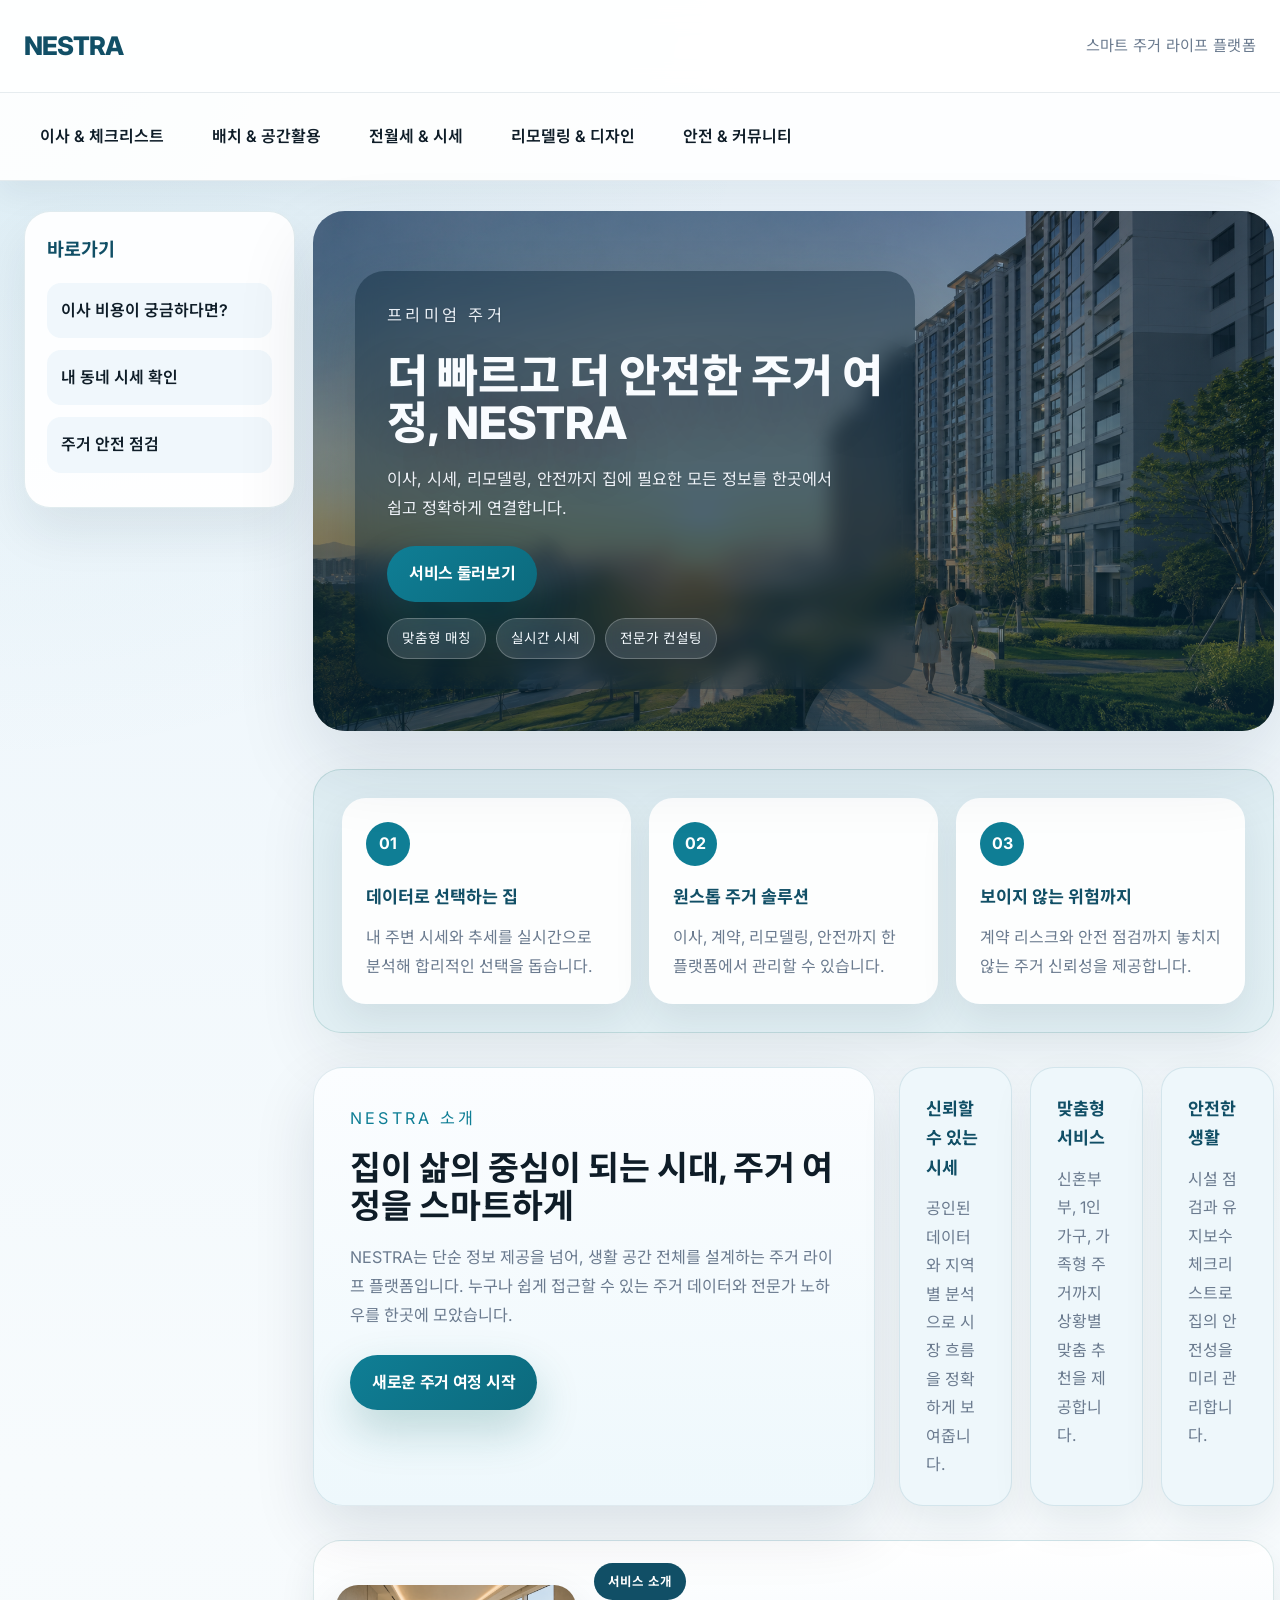
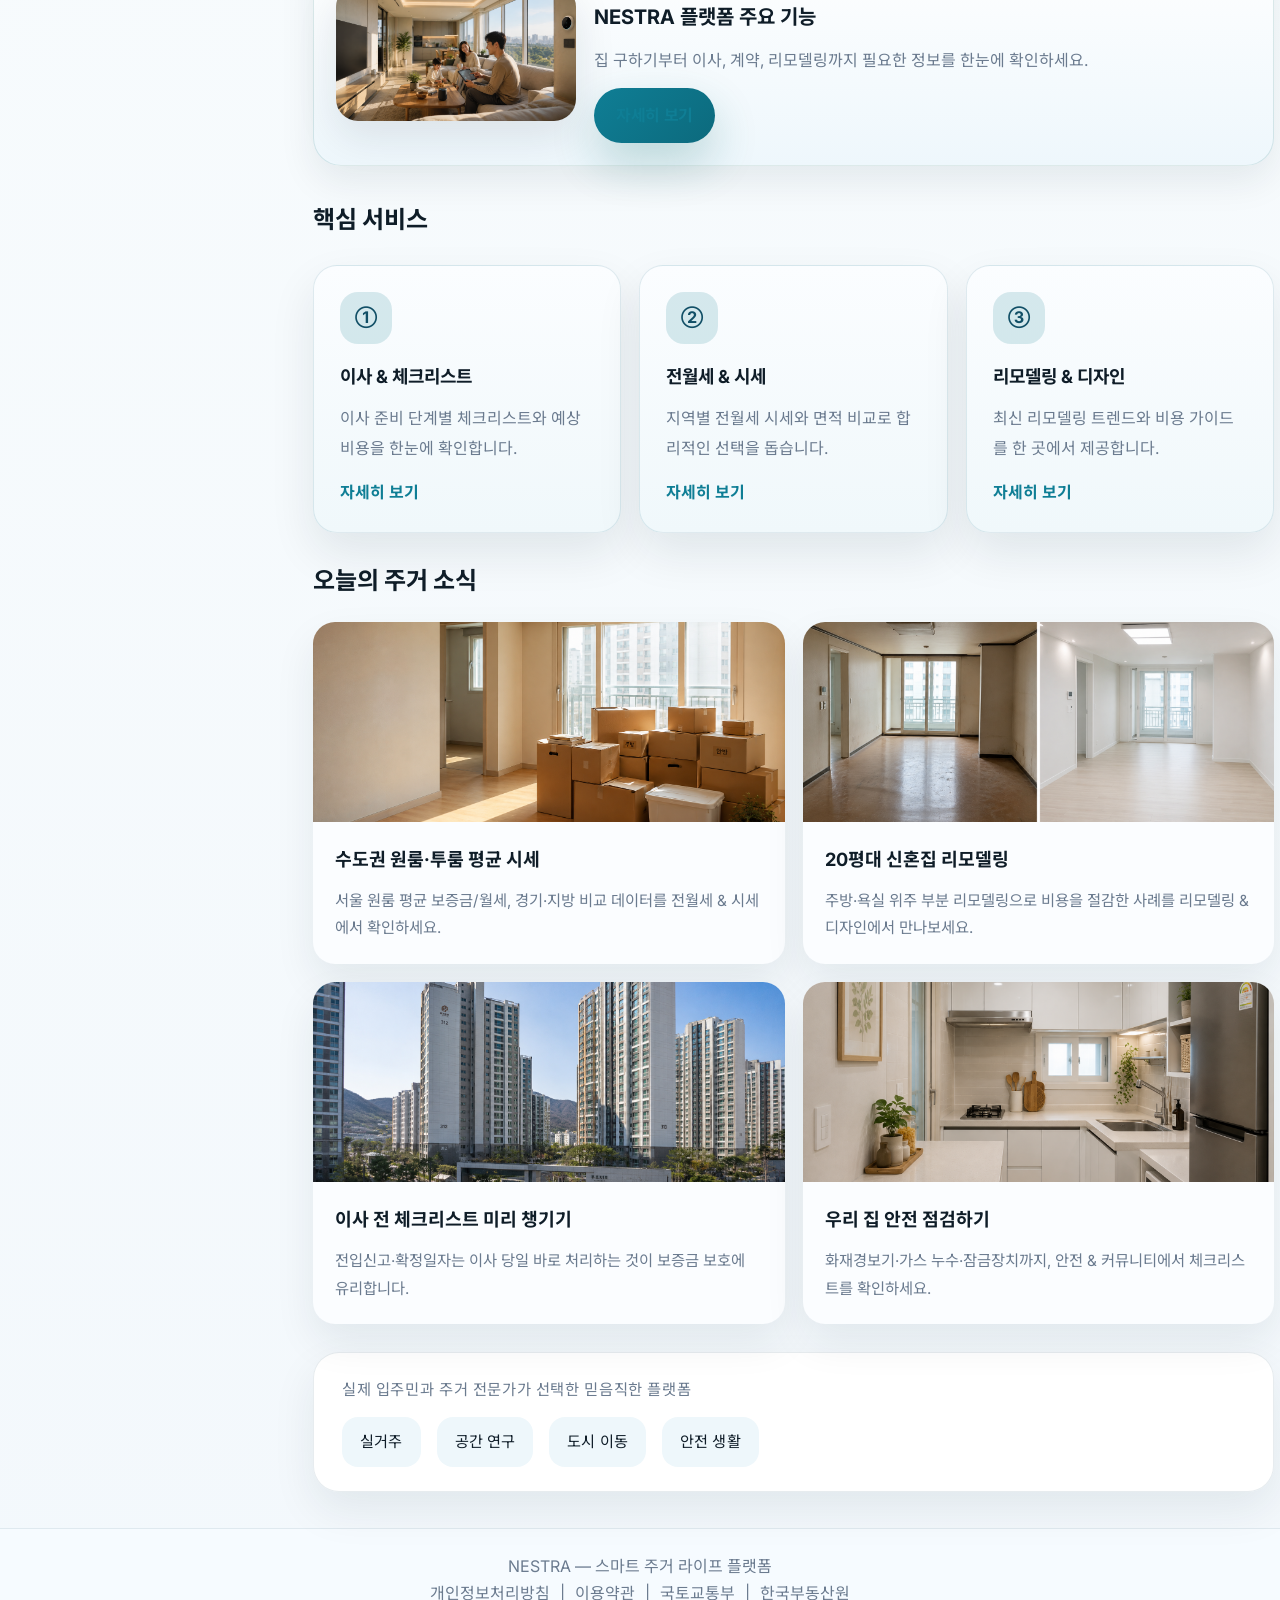
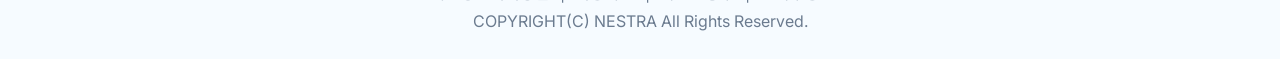
<file: index.html>
<!DOCTYPE html>
<html lang="ko">
<head>
<meta charset="utf-8">
<meta name="viewport" content="width=device-width, initial-scale=1.0">
<title>NESTRA — 스마트 주거 라이프 플랫폼 - 똑똑한 주거 생활의 시작</title>
<link rel="stylesheet" type="text/css" href="./common.css">
<link href="https://fonts.googleapis.com/css2?family=Inter:wght@400;600;800&family=Noto+Sans+KR:wght@400;700&display=swap" rel="stylesheet">
</head>
<body>

<header>
    <div class="logo">NESTRA</div>
    <div class="tagline">스마트 주거 라이프 플랫폼</div>
</header>

<nav>
    <ul>
        <li><a href="moving.html">이사 &amp; 체크리스트</a>
            <ul>
                <li><a href="moving.html">이사 준비 체크리스트</a></li>
                <li><a href="moving.html">이사 비용 계산</a></li>
                <li><a href="moving.html">업체 선택 가이드</a></li>
            </ul>
        </li>
        <li><a href="layout.html">배치 &amp; 공간활용</a>
            <ul>
                <li><a href="layout.html">평형별 배치</a></li>
                <li><a href="layout.html">공간 활용 사례</a></li>
            </ul>
        </li>
        <li><a href="rent.html">전월세 &amp; 시세</a>
            <ul>
                <li><a href="rent.html">지역별 시세</a></li>
                <li><a href="rent.html">면적 비교</a></li>
                <li><a href="rent.html">계약 유의사항</a></li>
            </ul>
        </li>
        <li><a href="remodel.html">리모델링 &amp; 디자인</a>
            <ul>
                <li><a href="remodel.html">비용 가이드</a></li>
                <li><a href="remodel.html">인테리어 사례</a></li>
            </ul>
        </li>
        <li><a href="safety.html">안전 &amp; 커뮤니티</a>
            <ul>
                <li><a href="safety.html">안전 점검</a></li>
                <li><a href="safety.html">유지보수 가이드</a></li>
                <li><a href="safety.html">사용자 후기</a></li>
            </ul>
        </li>
    </ul>
</nav>

<div class="container">

    <aside class="c3">
        <div class="side-box">
            <h2>바로가기</h2>
            <ul>
                <li><a href="moving.html">이사 비용이 궁금하다면?</a></li>
                <li><a href="rent.html">내 동네 시세 확인</a></li>
                <li><a href="safety.html">주거 안전 점검</a></li>
            </ul>
        </div>
    </aside>

    <section id="main" class="c9">

        <div class="hero">
            <img src="./img/hero.png" alt="환한 거실 이미지" loading="lazy">
            <div class="hero-overlay"></div>
            <div class="hero-text">
                <p class="eyebrow">프리미엄 주거</p>
                <h2>더 빠르고 더 안전한 주거 여정, NESTRA</h2>
                <p>이사, 시세, 리모델링, 안전까지 집에 필요한 모든 정보를 한곳에서 쉽고 정확하게 연결합니다.</p>
                <a href="moving.html" class="hero-button">서비스 둘러보기</a>
                <div class="hero-meta">
                    <span class="meta-pill">맞춤형 매칭</span>
                    <span class="meta-pill">실시간 시세</span>
                    <span class="meta-pill">전문가 컨설팅</span>
                </div>
            </div>
        </div>

        <div class="feature-strip">
            <article>
                <span>01</span>
                <h3>데이터로 선택하는 집</h3>
                <p>내 주변 시세와 추세를 실시간으로 분석해 합리적인 선택을 돕습니다.</p>
            </article>
            <article>
                <span>02</span>
                <h3>원스톱 주거 솔루션</h3>
                <p>이사, 계약, 리모델링, 안전까지 한 플랫폼에서 관리할 수 있습니다.</p>
            </article>
            <article>
                <span>03</span>
                <h3>보이지 않는 위험까지</h3>
                <p>계약 리스크와 안전 점검까지 놓치지 않는 주거 신뢰성을 제공합니다.</p>
            </article>
        </div>

        <section class="about-nestra">
            <div class="intro-card">
                <p class="eyebrow">NESTRA 소개</p>
                <h2>집이 삶의 중심이 되는 시대, 주거 여정을 스마트하게</h2>
                <p>NESTRA는 단순 정보 제공을 넘어, 생활 공간 전체를 설계하는 주거 라이프 플랫폼입니다. 누구나 쉽게 접근할 수 있는 주거 데이터와 전문가 노하우를 한곳에 모았습니다.</p>
                <a href="moving.html" class="hero-button">새로운 주거 여정 시작</a>
            </div>
            <div class="about-grid">
                <div class="about-item">
                    <h3>신뢰할 수 있는 시세</h3>
                    <p>공인된 데이터와 지역별 분석으로 시장 흐름을 정확하게 보여줍니다.</p>
                </div>
                <div class="about-item">
                    <h3>맞춤형 서비스</h3>
                    <p>신혼부부, 1인 가구, 가족형 주거까지 상황별 맞춤 추천을 제공합니다.</p>
                </div>
                <div class="about-item">
                    <h3>안전한 생활</h3>
                    <p>시설 점검과 유지보수 체크리스트로 집의 안전성을 미리 관리합니다.</p>
                </div>
            </div>
        </section>

        <section class="video-highlight">
            <div class="video-card">
                <img src="./img/video-poster.png" alt="NESTRA 서비스 소개" class="video-poster">
                <div class="video-info">
                    <span class="video-badge">서비스 소개</span>
                    <h3>NESTRA 플랫폼 주요 기능</h3>
                    <p>집 구하기부터 이사, 계약, 리모델링까지 필요한 정보를 한눈에 확인하세요.</p>
                    <a href="moving.html" class="hero-button">자세히 보기</a>
                </div>
            </div>
        </section>

        <h2>핵심 서비스</h2>
        <div class="service-grid">
            <div class="service-card">
                <div class="service-icon">①</div>
                <h3>이사 &amp; 체크리스트</h3>
                <p>이사 준비 단계별 체크리스트와 예상 비용을 한눈에 확인합니다.</p>
                <a href="moving.html">자세히 보기</a>
            </div>
            <div class="service-card">
                <div class="service-icon">②</div>
                <h3>전월세 &amp; 시세</h3>
                <p>지역별 전월세 시세와 면적 비교로 합리적인 선택을 돕습니다.</p>
                <a href="rent.html">자세히 보기</a>
            </div>
            <div class="service-card">
                <div class="service-icon">③</div>
                <h3>리모델링 &amp; 디자인</h3>
                <p>최신 리모델링 트렌드와 비용 가이드를 한 곳에서 제공합니다.</p>
                <a href="remodel.html">자세히 보기</a>
            </div>
        </div>

        <h2>오늘의 주거 소식</h2>
        <div class="card-grid">
            <div class="card">
                <img class="card-img" src="./img/card-apartment.png" alt="아파트 시세" loading="lazy">
                <div class="card-body">
                    <h3>수도권 원룸·투룸 평균 시세</h3>
                    <p>서울 원룸 평균 보증금/월세, 경기·지방 비교 데이터를 전월세 &amp; 시세에서 확인하세요.</p>
                </div>
            </div>
            <div class="card">
                <img class="card-img" src="./img/card-bedroom.png" alt="침실 인테리어" loading="lazy">
                <div class="card-body">
                    <h3>20평대 신혼집 리모델링</h3>
                    <p>주방·욕실 위주 부분 리모델링으로 비용을 절감한 사례를 리모델링 &amp; 디자인에서 만나보세요.</p>
                </div>
            </div>
            <div class="card">
                <img class="card-img" src="./img/card-kitchen.png" alt="주방 리모델링" loading="lazy">
                <div class="card-body">
                    <h3>이사 전 체크리스트 미리 챙기기</h3>
                    <p>전입신고·확정일자는 이사 당일 바로 처리하는 것이 보증금 보호에 유리합니다.</p>
                </div>
            </div>
            <div class="card">
                <img class="card-img" src="./img/card-safety.png" alt="주거 안전" loading="lazy">
                <div class="card-body">
                    <h3>우리 집 안전 점검하기</h3>
                    <p>화재경보기·가스 누수·잠금장치까지, 안전 &amp; 커뮤니티에서 체크리스트를 확인하세요.</p>
                </div>
            </div>
        </div>

        <section class="trust-strip">
            <p>실제 입주민과 주거 전문가가 선택한 믿음직한 플랫폼</p>
            <div class="trust-list">
                <span>실거주</span>
                <span>공간 연구</span>
                <span>도시 이동</span>
                <span>안전 생활</span>
            </div>
        </section>

    </section>

    <aside class="c1">
        <div class="side-box">
            <h2>바로가기</h2>
            <ul>
                <li><a href="rent.html">전세·월세 시세 비교</a></li>
                <li><a href="rent.html">계약서 위험 요소 확인</a></li>
                <li><a href="moving.html">이사 체크리스트 확인</a></li>
            </ul>
        </div>
        <div class="side-box">
            <h2>주거 리포트</h2>
            <ul>
                <li><a href="remodel.html">2026 신혼부부 주거 트렌드</a></li>
                <li><a href="remodel.html">공간 활용 리모델링 아이디어</a></li>
                <li><a href="safety.html">주거 안전 필수 점검 항목</a></li>
            </ul>
        </div>
        <div class="side-box">
            <h2>전문가 상담</h2>
            <p style="margin:0;color:var(--muted);line-height:1.75">NESTRA 전문가가 이사, 계약, 리모델링까지 맞춤 상담을 제공합니다.</p>
        </div>
    </aside>

    <div class="clear"></div>
</div>

<footer>
    NESTRA — 스마트 주거 라이프 플랫폼<br>
    <a href="#">개인정보처리방침</a> | <a href="#">이용약관</a> | <a href="#">국토교통부</a> | <a href="#">한국부동산원</a><br>
    COPYRIGHT(C) NESTRA All Rights Reserved.
</footer>


</body>
</html>
</file>
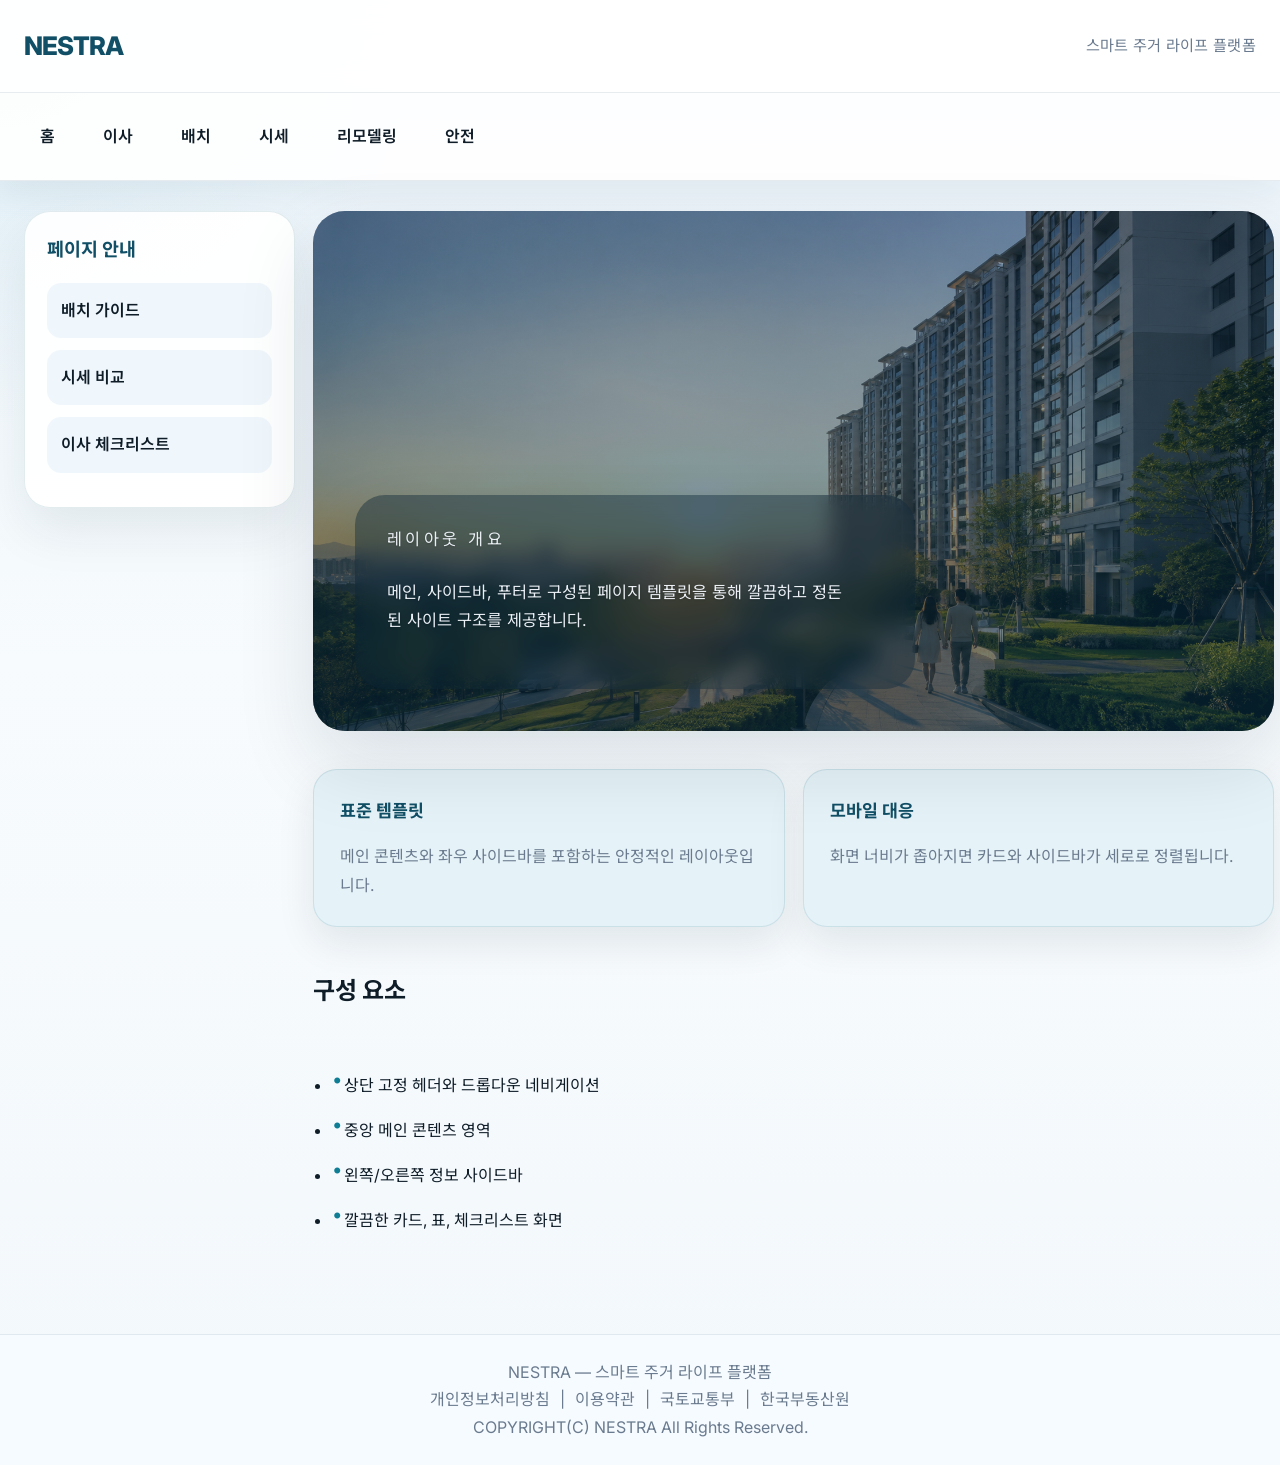
<file: handcoded_layout.html>
<!DOCTYPE html>
<html lang="ko">
<head>
<meta charset="utf-8">
<meta name="viewport" content="width=device-width, initial-scale=1.0">
<title>NESTRA 레이아웃 개요 — 스마트 주거 라이프 플랫폼</title>
<link rel="stylesheet" type="text/css" href="./common.css">
<link href="https://fonts.googleapis.com/css2?family=Inter:wght@400;600;800&family=Noto+Sans+KR:wght@400;700&display=swap" rel="stylesheet">
</head>
<body>

<header>
    <div class="logo">NESTRA</div>
    <div class="tagline">스마트 주거 라이프 플랫폼</div>
</header>

<nav>
    <ul>
        <li><a href="index.html">홈</a></li>
        <li><a href="moving.html">이사</a></li>
        <li><a href="layout.html">배치</a></li>
        <li><a href="rent.html">시세</a></li>
        <li><a href="remodel.html">리모델링</a></li>
        <li><a href="safety.html">안전</a></li>
    </ul>
</nav>

<div class="container">

    <aside class="c3">
        <div class="side-box">
            <h2>페이지 안내</h2>
            <ul>
                <li><a href="layout.html">배치 가이드</a></li>
                <li><a href="rent.html">시세 비교</a></li>
                <li><a href="moving.html">이사 체크리스트</a></li>
            </ul>
        </div>
    </aside>

    <section id="main" class="c9">
        <div class="hero">
            <img src="./img/hero.png" alt="Home interior" loading="lazy">
            <div class="hero-overlay"></div>
            <div class="hero-text">
                    <p class="eyebrow">레이아웃 개요</p>
                <p>메인, 사이드바, 푸터로 구성된 페이지 템플릿을 통해 깔끔하고 정돈된 사이트 구조를 제공합니다.</p>
            </div>
        </div>

        <div class="page-overview">
            <div class="page-summary">
                <div class="summary-card">
                    <h3>표준 템플릿</h3>
                    <p>메인 콘텐츠와 좌우 사이드바를 포함하는 안정적인 레이아웃입니다.</p>
                </div>
                <div class="summary-card">
                    <h3>모바일 대응</h3>
                    <p>화면 너비가 좁아지면 카드와 사이드바가 세로로 정렬됩니다.</p>
                </div>
            </div>

            <h2>구성 요소</h2>
            <ul class="checklist">
                <li>상단 고정 헤더와 드롭다운 네비게이션</li>
                <li>중앙 메인 콘텐츠 영역</li>
                <li>왼쪽/오른쪽 정보 사이드바</li>
                <li>깔끔한 카드, 표, 체크리스트 화면</li>
            </ul>
        </div>
    </section>

    <aside class="c1">
        <div class="side-box">
            <h2>바로가기</h2>
            <ul>
                <li><a href="index.html">홈으로 이동</a></li>
                <li><a href="remodel.html">리모델링 보기</a></li>
            </ul>
        </div>
    </aside>

    <div class="clear"></div>
</div>

<footer>
    NESTRA — 스마트 주거 라이프 플랫폼<br>
    <a href="#">개인정보처리방침</a> | <a href="#">이용약관</a> | <a href="#">국토교통부</a> | <a href="#">한국부동산원</a><br>
    COPYRIGHT(C) NESTRA All Rights Reserved.
</footer>

</body>
</html>
</file>
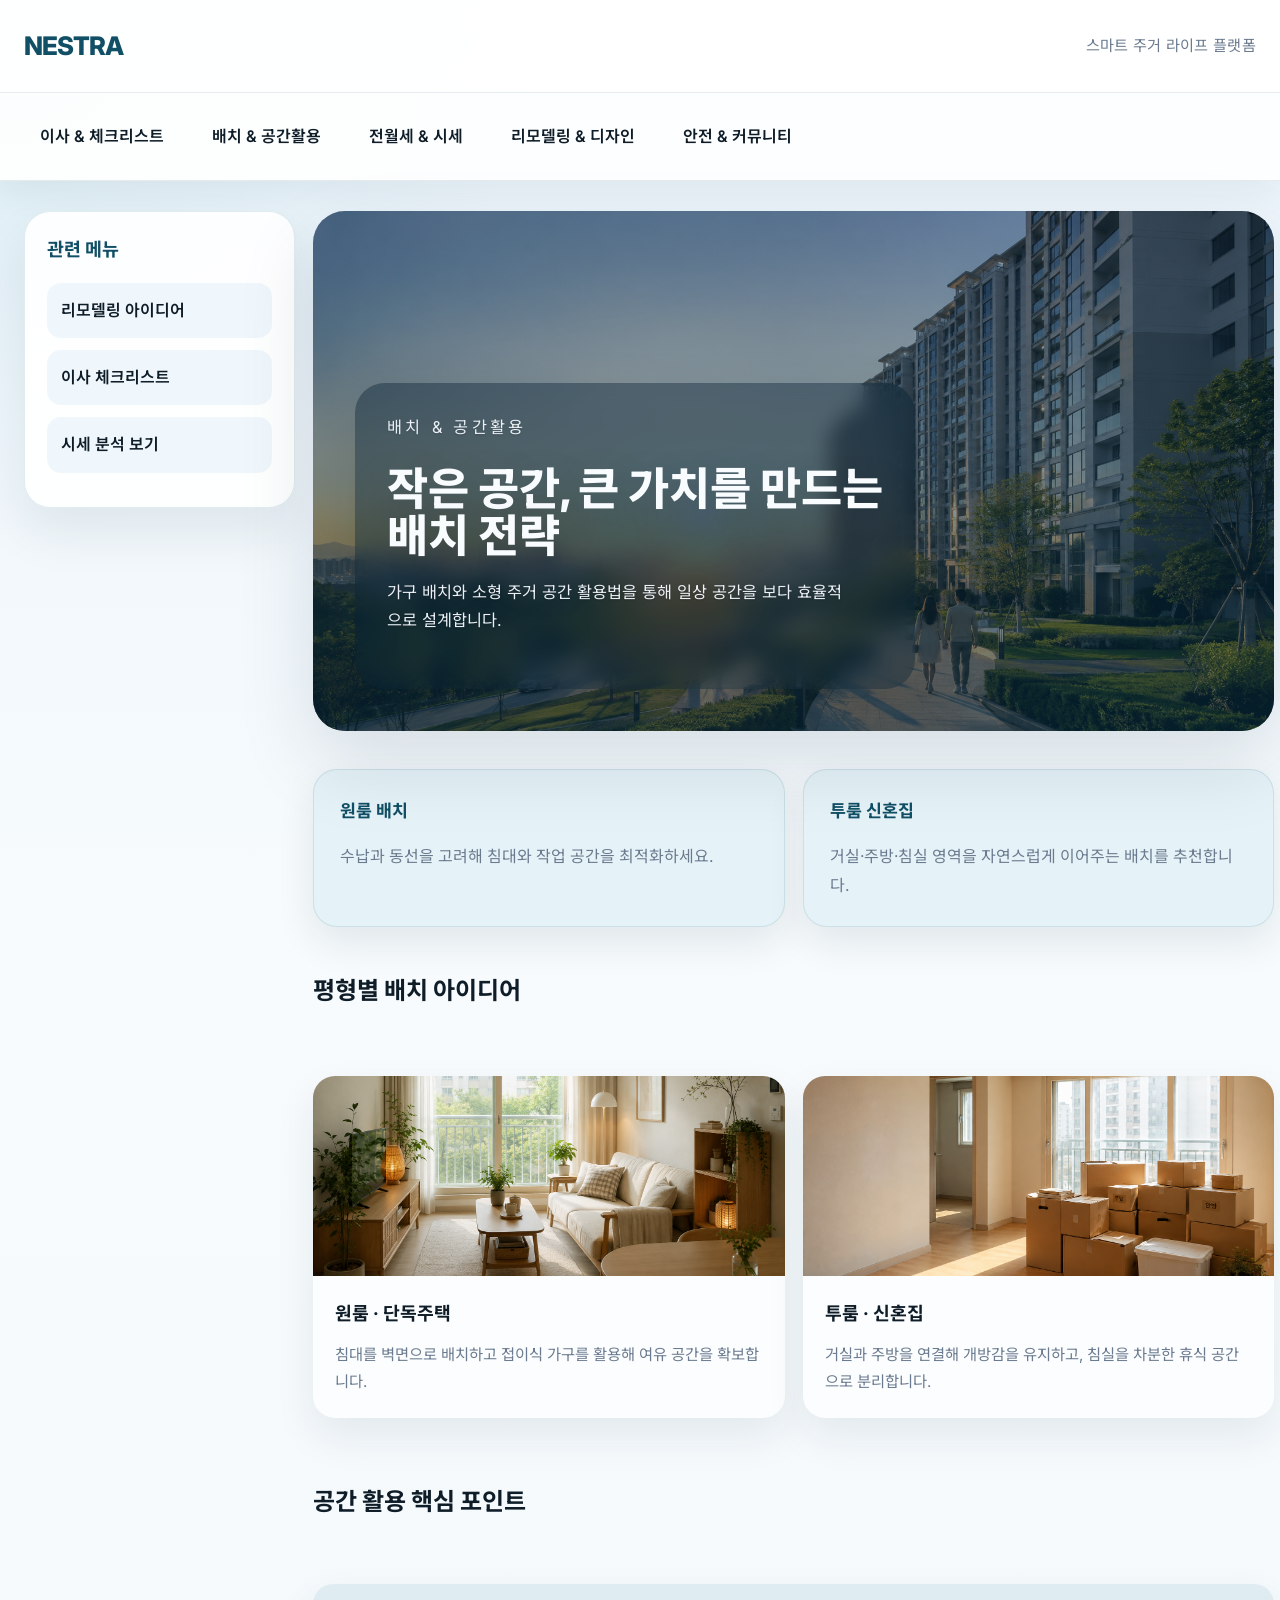
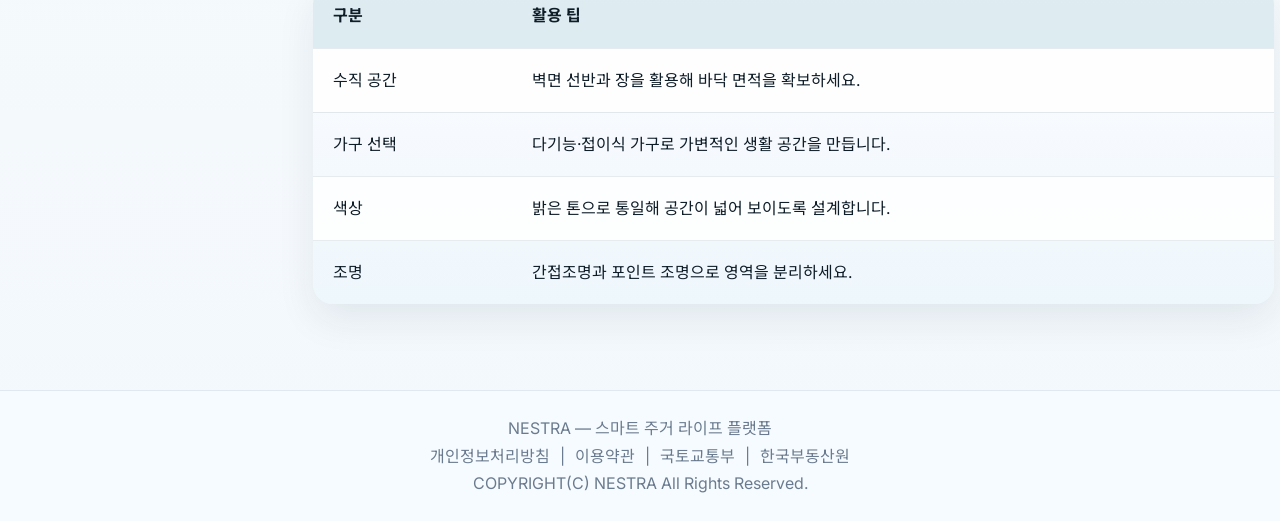
<file: layout.html>
<!DOCTYPE html>
<html lang="ko">
<head>
<meta charset="utf-8">
<meta name="viewport" content="width=device-width, initial-scale=1.0">
<title>Layout & SpaceFit - NESTRA — 스마트 주거 라이프 플랫폼</title>
<link rel="stylesheet" type="text/css" href="./common.css">
<link href="https://fonts.googleapis.com/css2?family=Inter:wght@400;600;800&family=Noto+Sans+KR:wght@400;700&display=swap" rel="stylesheet">
</head>
<body>

<header>
    <div class="logo">NESTRA</div>
    <div class="tagline">스마트 주거 라이프 플랫폼</div>
</header>

<nav>
    <ul>
        <li><a href="moving.html">이사 &amp; 체크리스트</a>
            <ul>
                <li><a href="moving.html">이사 준비 체크리스트</a></li>
                <li><a href="moving.html">이사 비용 계산</a></li>
                <li><a href="moving.html">업체 선택 가이드</a></li>
            </ul>
        </li>
        <li><a href="layout.html">배치 &amp; 공간활용</a>
            <ul>
                <li><a href="layout.html">평형별 배치</a></li>
                <li><a href="layout.html">공간 활용 사례</a></li>
            </ul>
        </li>
        <li><a href="rent.html">전월세 &amp; 시세</a>
            <ul>
                <li><a href="rent.html">지역별 시세</a></li>
                <li><a href="rent.html">면적 비교</a></li>
                <li><a href="rent.html">계약 유의사항</a></li>
            </ul>
        </li>
        <li><a href="remodel.html">리모델링 &amp; 디자인</a>
            <ul>
                <li><a href="remodel.html">비용 가이드</a></li>
                <li><a href="remodel.html">인테리어 사례</a></li>
            </ul>
        </li>
        <li><a href="safety.html">안전 &amp; 커뮤니티</a>
            <ul>
                <li><a href="safety.html">안전 점검</a></li>
                <li><a href="safety.html">유지보수 가이드</a></li>
                <li><a href="safety.html">사용자 후기</a></li>
            </ul>
        </li>
    </ul>
</nav>

<div class="container">

    <aside class="c3">
        <div class="side-box">
            <h2>관련 메뉴</h2>
            <ul>
                <li><a href="remodel.html">리모델링 아이디어</a></li>
                <li><a href="moving.html">이사 체크리스트</a></li>
                <li><a href="rent.html">시세 분석 보기</a></li>
            </ul>
        </div>
    </aside>

    <section id="main" class="c9">
        <div class="hero">
            <img src="./img/hero.png" alt="침실 배치" loading="lazy">
            <div class="hero-overlay"></div>
            <div class="hero-text">
                <p class="eyebrow">배치 &amp; 공간활용</p>
                <h2>작은 공간, 큰 가치를 만드는 배치 전략</h2>
                <p>가구 배치와 소형 주거 공간 활용법을 통해 일상 공간을 보다 효율적으로 설계합니다.</p>
            </div>
        </div>

        <div class="page-overview">
            <div class="page-summary">
                <div class="summary-card">
                    <h3>원룸 배치</h3>
                    <p>수납과 동선을 고려해 침대와 작업 공간을 최적화하세요.</p>
                </div>
                <div class="summary-card">
                    <h3>투룸 신혼집</h3>
                    <p>거실·주방·침실 영역을 자연스럽게 이어주는 배치를 추천합니다.</p>
                </div>
            </div>

            <h2>평형별 배치 아이디어</h2>
            <div class="card-grid">
                <div class="card">
                    <img class="card-img" src="./img/card-interior.png" alt="원룸 배치" loading="lazy">
                    <div class="card-body">
                        <h3>원룸 · 단독주택</h3>
                        <p>침대를 벽면으로 배치하고 접이식 가구를 활용해 여유 공간을 확보합니다.</p>
                    </div>
                </div>
                <div class="card">
                    <img class="card-img" src="./img/card-apartment.png" alt="투룸 배치" loading="lazy">
                    <div class="card-body">
                        <h3>투룸 · 신혼집</h3>
                        <p>거실과 주방을 연결해 개방감을 유지하고, 침실을 차분한 휴식 공간으로 분리합니다.</p>
                    </div>
                </div>
            </div>

            <h2>공간 활용 핵심 포인트</h2>
            <table>
                <tr><th>구분</th><th>활용 팁</th></tr>
                <tr><td>수직 공간</td><td>벽면 선반과 장을 활용해 바닥 면적을 확보하세요.</td></tr>
                <tr><td>가구 선택</td><td>다기능·접이식 가구로 가변적인 생활 공간을 만듭니다.</td></tr>
                <tr><td>색상</td><td>밝은 톤으로 통일해 공간이 넓어 보이도록 설계합니다.</td></tr>
                <tr><td>조명</td><td>간접조명과 포인트 조명으로 영역을 분리하세요.</td></tr>
            </table>
        </div>
    </section>

    <aside class="c1">
        <div class="side-box">
            <h2>가구 배치 팁</h2>
            <ul>
                <li>자주 사용하는 가구는 출입구 근처에 배치</li>
                <li>높은 가구는 한쪽 벽면으로 몰아 안정감 유지</li>
                <li>바닥 소파 대신 로우형 가구로 개방감 확보</li>
            </ul>
        </div>
        <div class="side-box">
            <h2>공간 활용</h2>
            <p>수납은 벽면과 문 뒤 공간까지 활용하면 생활 동선을 방해하지 않습니다.</p>
        </div>
    </aside>

    <div class="clear"></div>
</div>

<footer>
    NESTRA — 스마트 주거 라이프 플랫폼<br>
    <a href="#">개인정보처리방침</a> | <a href="#">이용약관</a> | <a href="#">국토교통부</a> | <a href="#">한국부동산원</a><br>
    COPYRIGHT(C) NESTRA All Rights Reserved.
</footer>

</body>
</html>
</file>
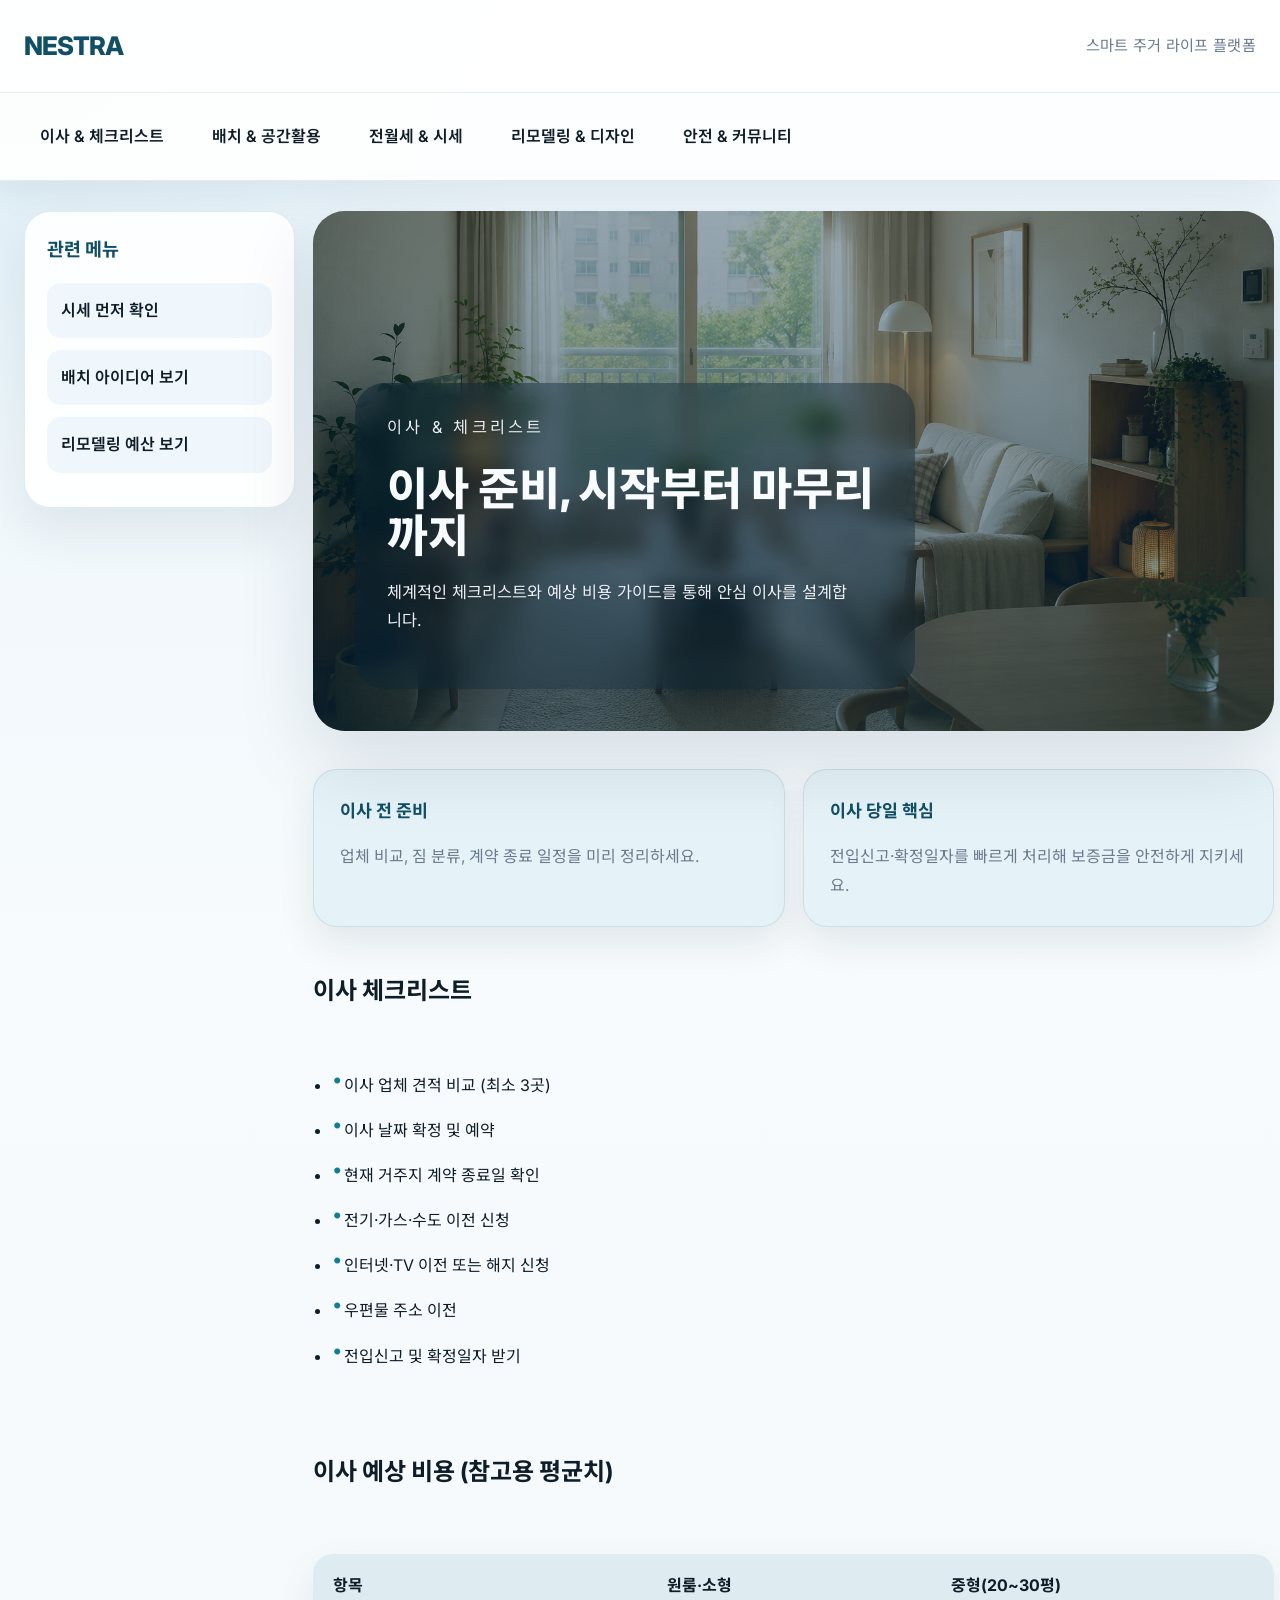
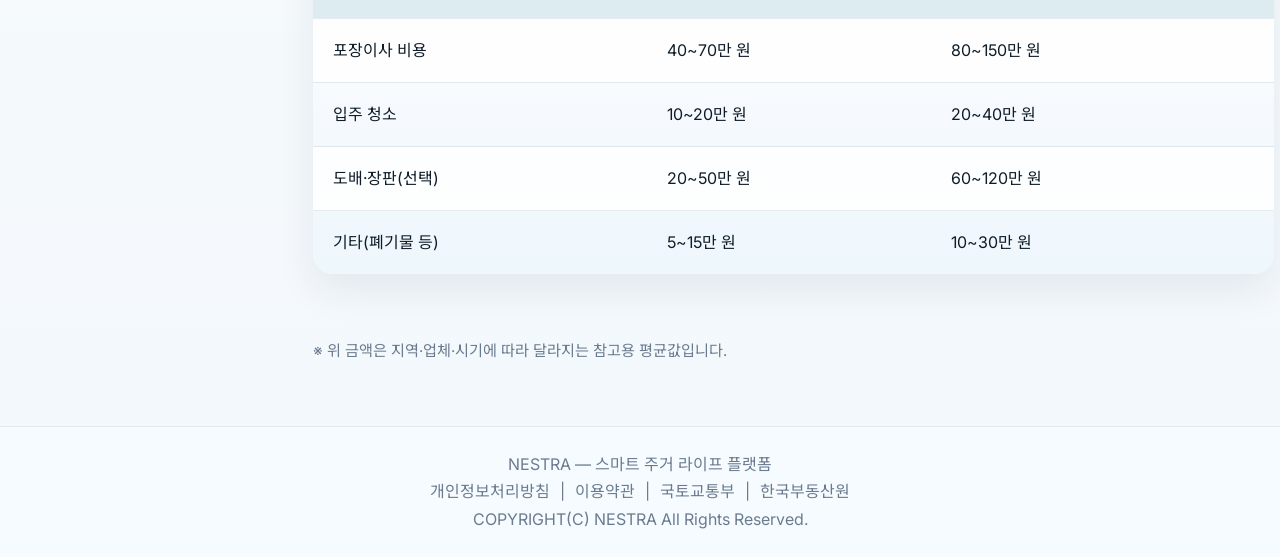
<file: moving.html>
<!DOCTYPE html>
<html lang="ko">
<head>
<meta charset="utf-8">
<meta name="viewport" content="width=device-width, initial-scale=1.0">
<title>Moving & Checklist - NESTRA — 스마트 주거 라이프 플랫폼</title>
<link rel="stylesheet" type="text/css" href="./common.css">
<link href="https://fonts.googleapis.com/css2?family=Inter:wght@400;600;800&family=Noto+Sans+KR:wght@400;700&display=swap" rel="stylesheet">
</head>
<body>

<header>
    <div class="logo">NESTRA</div>
    <div class="tagline">스마트 주거 라이프 플랫폼</div>
</header>

<nav>
    <ul>
        <li><a href="moving.html">이사 &amp; 체크리스트</a>
            <ul>
                <li><a href="moving.html">이사 준비 체크리스트</a></li>
                <li><a href="moving.html">이사 비용 계산</a></li>
                <li><a href="moving.html">업체 선택 가이드</a></li>
            </ul>
        </li>
        <li><a href="layout.html">배치 &amp; 공간활용</a>
            <ul>
                <li><a href="layout.html">평형별 배치</a></li>
                <li><a href="layout.html">공간 활용 사례</a></li>
            </ul>
        </li>
        <li><a href="rent.html">전월세 &amp; 시세</a>
            <ul>
                <li><a href="rent.html">지역별 시세</a></li>
                <li><a href="rent.html">면적 비교</a></li>
                <li><a href="rent.html">계약 유의사항</a></li>
            </ul>
        </li>
        <li><a href="remodel.html">리모델링 &amp; 디자인</a>
            <ul>
                <li><a href="remodel.html">비용 가이드</a></li>
                <li><a href="remodel.html">인테리어 사례</a></li>
            </ul>
        </li>
        <li><a href="safety.html">안전 &amp; 커뮤니티</a>
            <ul>
                <li><a href="safety.html">안전 점검</a></li>
                <li><a href="safety.html">유지보수 가이드</a></li>
                <li><a href="safety.html">사용자 후기</a></li>
            </ul>
        </li>
    </ul>
</nav>

<div class="container">

    <aside class="c3">
        <div class="side-box">
            <h2>관련 메뉴</h2>
            <ul>
                <li><a href="rent.html">시세 먼저 확인</a></li>
                <li><a href="layout.html">배치 아이디어 보기</a></li>
                <li><a href="remodel.html">리모델링 예산 보기</a></li>
            </ul>
        </div>
    </aside>

    <section id="main" class="c9">
        <div class="hero">
            <img src="./img/card-moving.png" alt="이사" loading="lazy">
            <div class="hero-overlay"></div>
            <div class="hero-text">
                <p class="eyebrow">이사 &amp; 체크리스트</p>
                <h2>이사 준비, 시작부터 마무리까지</h2>
                <p>체계적인 체크리스트와 예상 비용 가이드를 통해 안심 이사를 설계합니다.</p>
            </div>
        </div>

        <div class="page-overview">
            <div class="page-summary">
                <div class="summary-card">
                    <h3>이사 전 준비</h3>
                    <p>업체 비교, 짐 분류, 계약 종료 일정을 미리 정리하세요.</p>
                </div>
                <div class="summary-card">
                    <h3>이사 당일 핵심</h3>
                    <p>전입신고·확정일자를 빠르게 처리해 보증금을 안전하게 지키세요.</p>
                </div>
            </div>

            <h2>이사 체크리스트</h2>
            <ul class="checklist">
                <li>이사 업체 견적 비교 (최소 3곳)</li>
                <li>이사 날짜 확정 및 예약</li>
                <li>현재 거주지 계약 종료일 확인</li>
                <li>전기·가스·수도 이전 신청</li>
                <li>인터넷·TV 이전 또는 해지 신청</li>
                <li>우편물 주소 이전</li>
                <li>전입신고 및 확정일자 받기</li>
            </ul>

            <h2>이사 예상 비용 (참고용 평균치)</h2>
            <table>
                <tr><th>항목</th><th>원룸·소형</th><th>중형(20~30평)</th></tr>
                <tr><td>포장이사 비용</td><td>40~70만 원</td><td>80~150만 원</td></tr>
                <tr><td>입주 청소</td><td>10~20만 원</td><td>20~40만 원</td></tr>
                <tr><td>도배·장판(선택)</td><td>20~50만 원</td><td>60~120만 원</td></tr>
                <tr><td>기타(폐기물 등)</td><td>5~15만 원</td><td>10~30만 원</td></tr>
            </table>
            <p class="note">※ 위 금액은 지역·업체·시기에 따라 달라지는 참고용 평균값입니다.</p>
        </div>
    </section>

    <aside class="c1">
        <div class="side-box">
            <h2>이사 체크 포인트</h2>
            <ul>
                <li>계약 종료일을 반드시 캘린더에 표시</li>
                <li>기본 서류와 폐기물 처리 항목 확인</li>
                <li>기존 주택 청소·마감 상태 점검</li>
            </ul>
        </div>
        <div class="side-box">
            <h2>빠른 팁</h2>
            <p>정리하기 쉬운 짐부터 먼저 포장하고, 깨지기 쉬운 물품은 별도 표시하세요.</p>
            <img src="./img/card-bedroom.png" alt="정리된 주거 공간" class="side-image" loading="lazy">
        </div>
    </aside>

    <div class="clear"></div>
</div>

<footer>
    NESTRA — 스마트 주거 라이프 플랫폼<br>
    <a href="#">개인정보처리방침</a> | <a href="#">이용약관</a> | <a href="#">국토교통부</a> | <a href="#">한국부동산원</a><br>
    COPYRIGHT(C) NESTRA All Rights Reserved.
</footer>

</body>
</html>
</file>
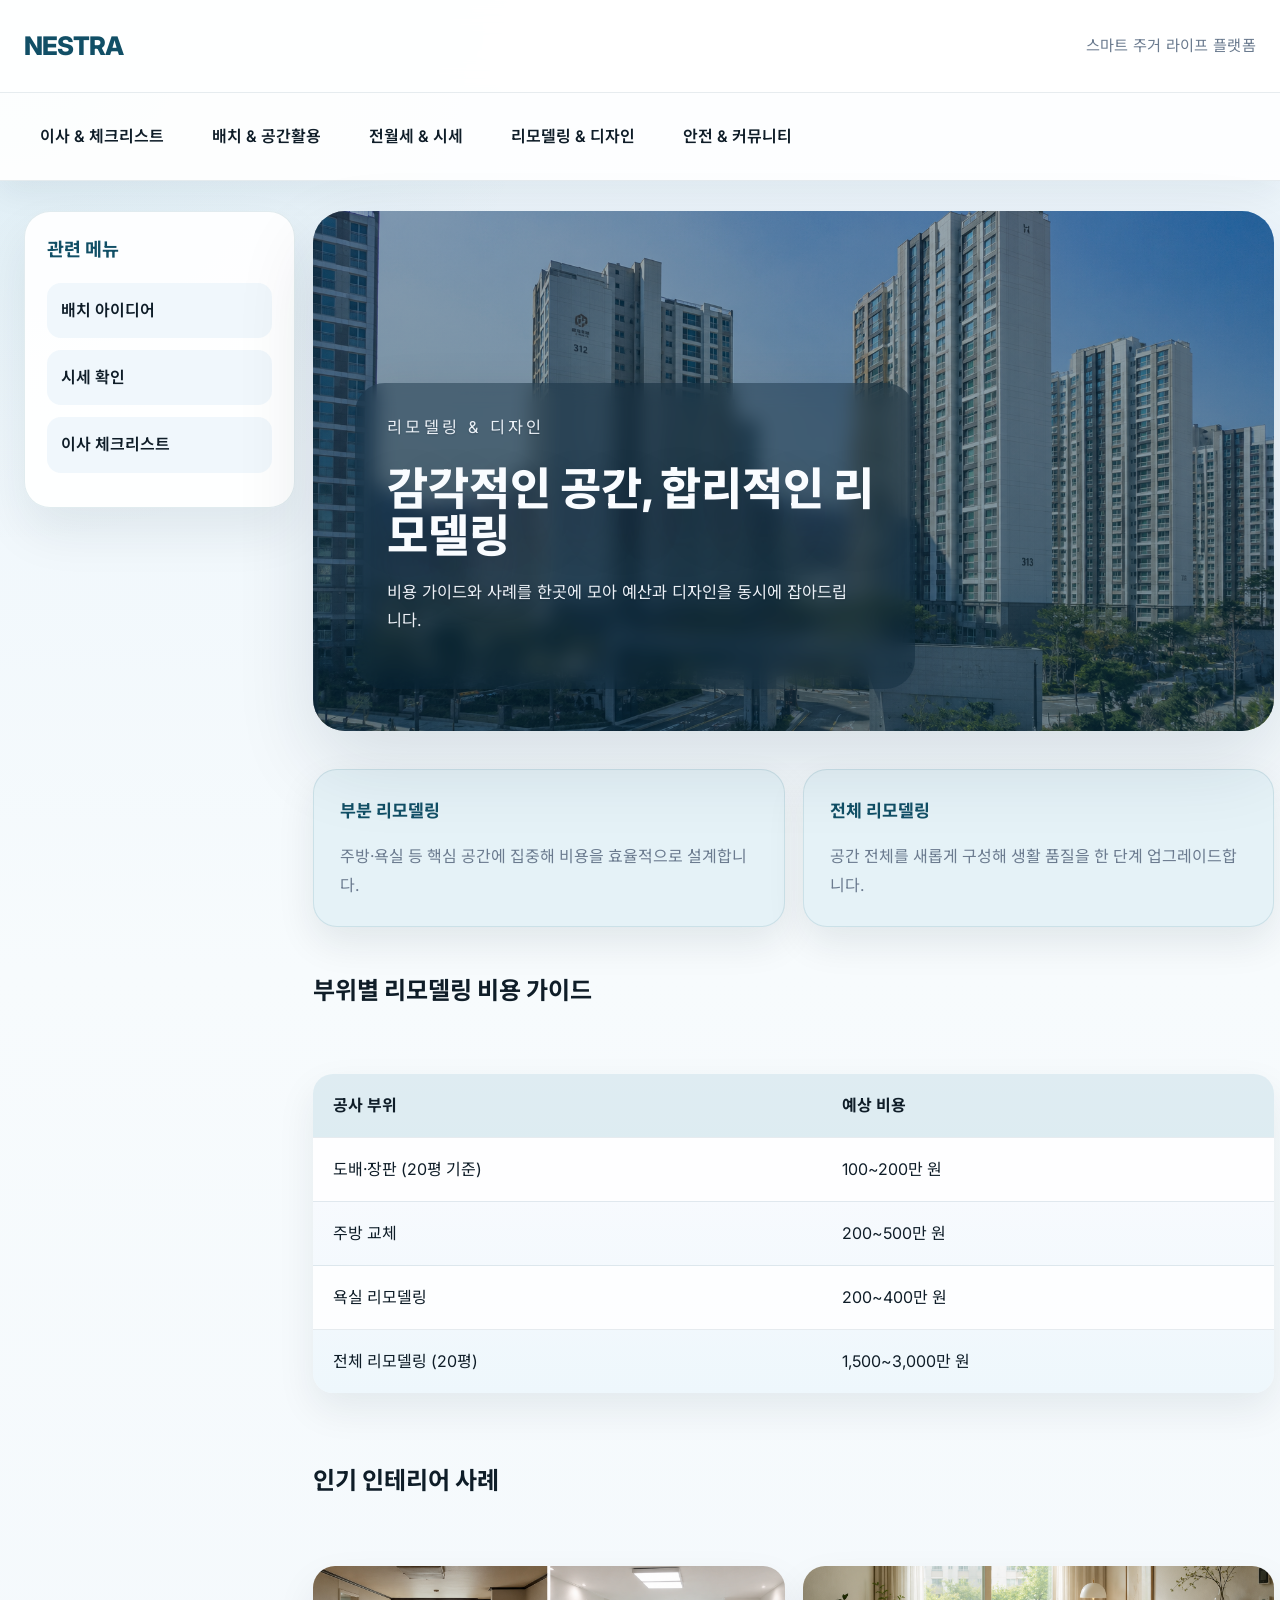
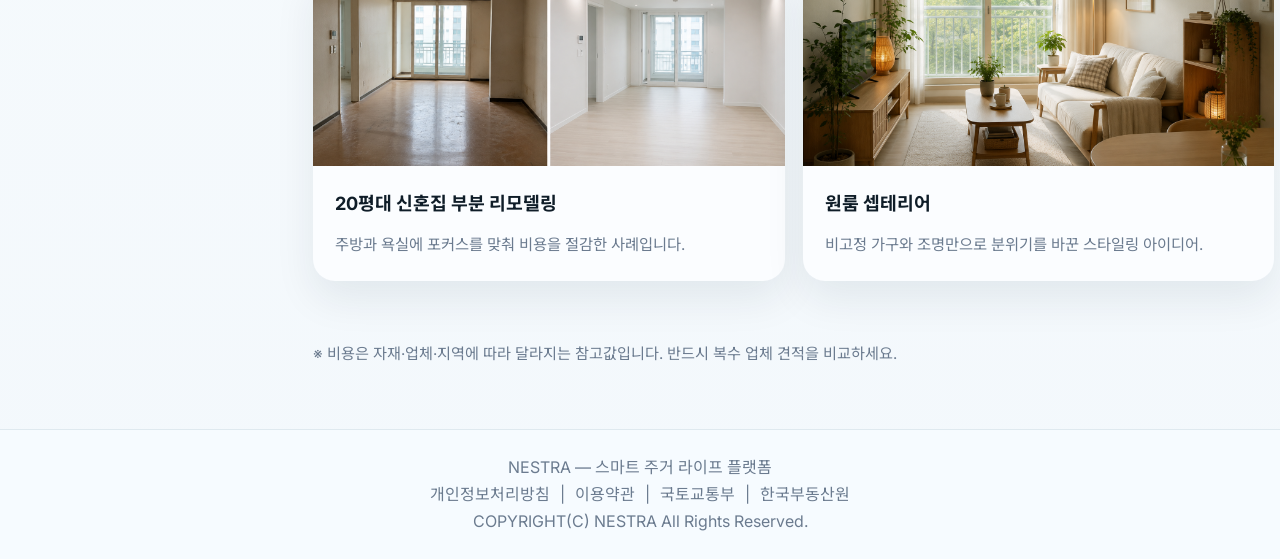
<file: remodel.html>
<!DOCTYPE html>
<html lang="ko">
<head>
<meta charset="utf-8">
<meta name="viewport" content="width=device-width, initial-scale=1.0">
<title>Remodel & Design - NESTRA — 스마트 주거 라이프 플랫폼</title>
<link rel="stylesheet" type="text/css" href="./common.css">
<link href="https://fonts.googleapis.com/css2?family=Inter:wght@400;600;800&family=Noto+Sans+KR:wght@400;700&display=swap" rel="stylesheet">
</head>
<body>

<header>
    <div class="logo">NESTRA</div>
    <div class="tagline">스마트 주거 라이프 플랫폼</div>
</header>

<nav>
    <ul>
        <li><a href="moving.html">이사 &amp; 체크리스트</a>
            <ul>
                <li><a href="moving.html">이사 준비 체크리스트</a></li>
                <li><a href="moving.html">이사 비용 계산</a></li>
                <li><a href="moving.html">업체 선택 가이드</a></li>
            </ul>
        </li>
        <li><a href="layout.html">배치 &amp; 공간활용</a>
            <ul>
                <li><a href="layout.html">평형별 배치</a></li>
                <li><a href="layout.html">공간 활용 사례</a></li>
            </ul>
        </li>
        <li><a href="rent.html">전월세 &amp; 시세</a>
            <ul>
                <li><a href="rent.html">지역별 시세</a></li>
                <li><a href="rent.html">면적 비교</a></li>
                <li><a href="rent.html">계약 유의사항</a></li>
            </ul>
        </li>
        <li><a href="remodel.html">리모델링 &amp; 디자인</a>
            <ul>
                <li><a href="remodel.html">비용 가이드</a></li>
                <li><a href="remodel.html">인테리어 사례</a></li>
            </ul>
        </li>
        <li><a href="safety.html">안전 &amp; 커뮤니티</a>
            <ul>
                <li><a href="safety.html">안전 점검</a></li>
                <li><a href="safety.html">유지보수 가이드</a></li>
                <li><a href="safety.html">사용자 후기</a></li>
            </ul>
        </li>
    </ul>
</nav>

<div class="container">

    <aside class="c3">
        <div class="side-box">
            <h2>관련 메뉴</h2>
            <ul>
                <li><a href="layout.html">배치 아이디어</a></li>
                <li><a href="rent.html">시세 확인</a></li>
                <li><a href="moving.html">이사 체크리스트</a></li>
            </ul>
        </div>
    </aside>

    <section id="main" class="c9">
        <div class="hero">
            <img src="./img/card-kitchen.png" alt="주방 리모델링" loading="lazy">
            <div class="hero-overlay"></div>
            <div class="hero-text">
                <p class="eyebrow">리모델링 &amp; 디자인</p>
                <h2>감각적인 공간, 합리적인 리모델링</h2>
                <p>비용 가이드와 사례를 한곳에 모아 예산과 디자인을 동시에 잡아드립니다.</p>
            </div>
        </div>

        <div class="page-overview">
            <div class="page-summary">
                <div class="summary-card">
                    <h3>부분 리모델링</h3>
                    <p>주방·욕실 등 핵심 공간에 집중해 비용을 효율적으로 설계합니다.</p>
                </div>
                <div class="summary-card">
                    <h3>전체 리모델링</h3>
                    <p>공간 전체를 새롭게 구성해 생활 품질을 한 단계 업그레이드합니다.</p>
                </div>
            </div>

            <h2>부위별 리모델링 비용 가이드</h2>
            <table>
                <tr><th>공사 부위</th><th>예상 비용</th></tr>
                <tr><td>도배·장판 (20평 기준)</td><td>100~200만 원</td></tr>
                <tr><td>주방 교체</td><td>200~500만 원</td></tr>
                <tr><td>욕실 리모델링</td><td>200~400만 원</td></tr>
                <tr><td>전체 리모델링 (20평)</td><td>1,500~3,000만 원</td></tr>
            </table>

            <h2>인기 인테리어 사례</h2>
            <div class="card-grid">
                <div class="card">
                    <img class="card-img" src="./img/card-bedroom.png" alt="신혼집" loading="lazy">
                    <div class="card-body">
                        <h3>20평대 신혼집 부분 리모델링</h3>
                        <p>주방과 욕실에 포커스를 맞춰 비용을 절감한 사례입니다.</p>
                    </div>
                </div>
                <div class="card">
                    <img class="card-img" src="./img/card-interior.png" alt="원룸" loading="lazy">
                    <div class="card-body">
                        <h3>원룸 셉테리어</h3>
                        <p>비고정 가구와 조명만으로 분위기를 바꾼 스타일링 아이디어.</p>
                    </div>
                </div>
            </div>
            <p class="note">※ 비용은 자재·업체·지역에 따라 달라지는 참고값입니다. 반드시 복수 업체 견적을 비교하세요.</p>
        </div>
    </section>

    <aside class="c1">
        <div class="side-box">
            <h2>리모델링 팁</h2>
            <ul>
                <li>필요한 부분만 우선 교체해 비용을 절감</li>
                <li>조명과 색상으로 분위기를 크게 바꿀 수 있습니다</li>
                <li>견적은 최소 2~3곳 비교</li>
            </ul>
        </div>
        <div class="side-box">
            <h2>예산 관리</h2>
            <p>예상 비용에 예비비 10~15%를 더해 안정적인 공사 계획을 세우세요.</p>
        </div>
    </aside>

    <div class="clear"></div>
</div>

<footer>
    NESTRA — 스마트 주거 라이프 플랫폼<br>
    <a href="#">개인정보처리방침</a> | <a href="#">이용약관</a> | <a href="#">국토교통부</a> | <a href="#">한국부동산원</a><br>
    COPYRIGHT(C) NESTRA All Rights Reserved.
</footer>

</body>
</html>
</file>
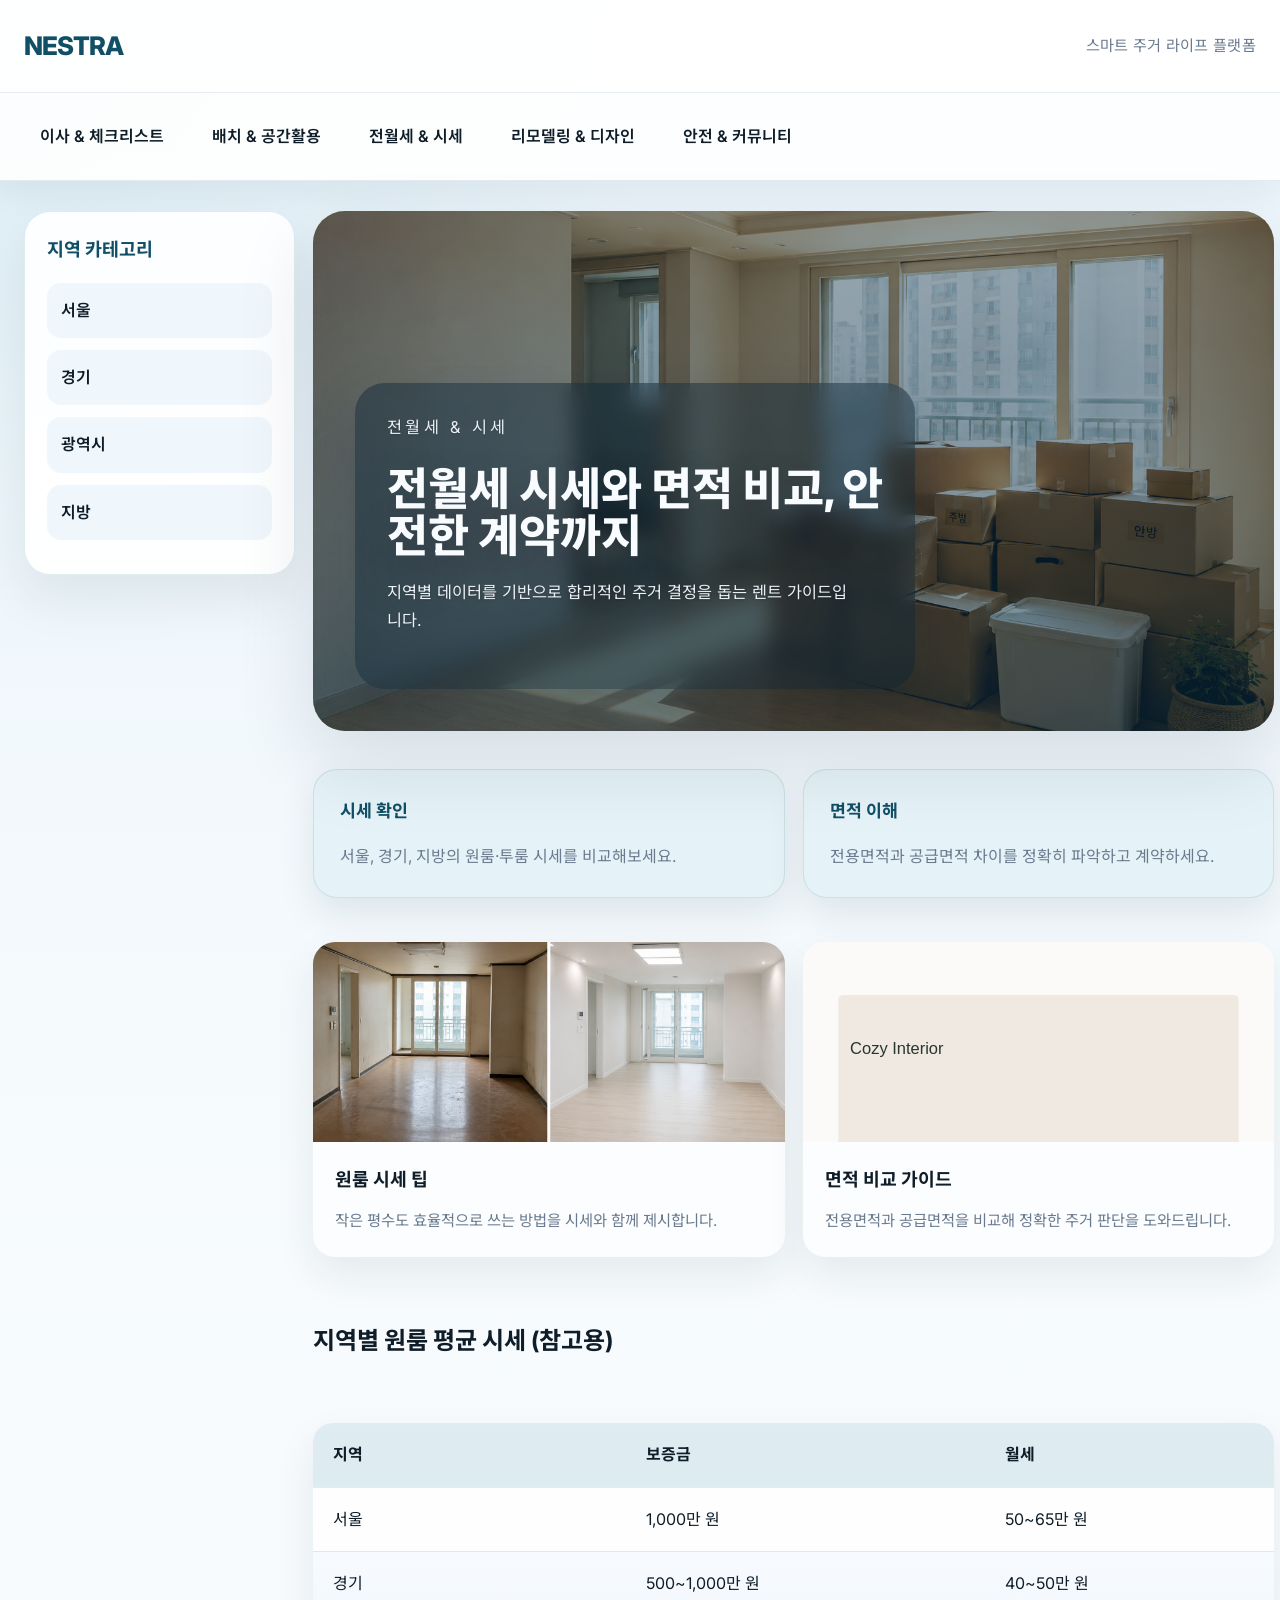
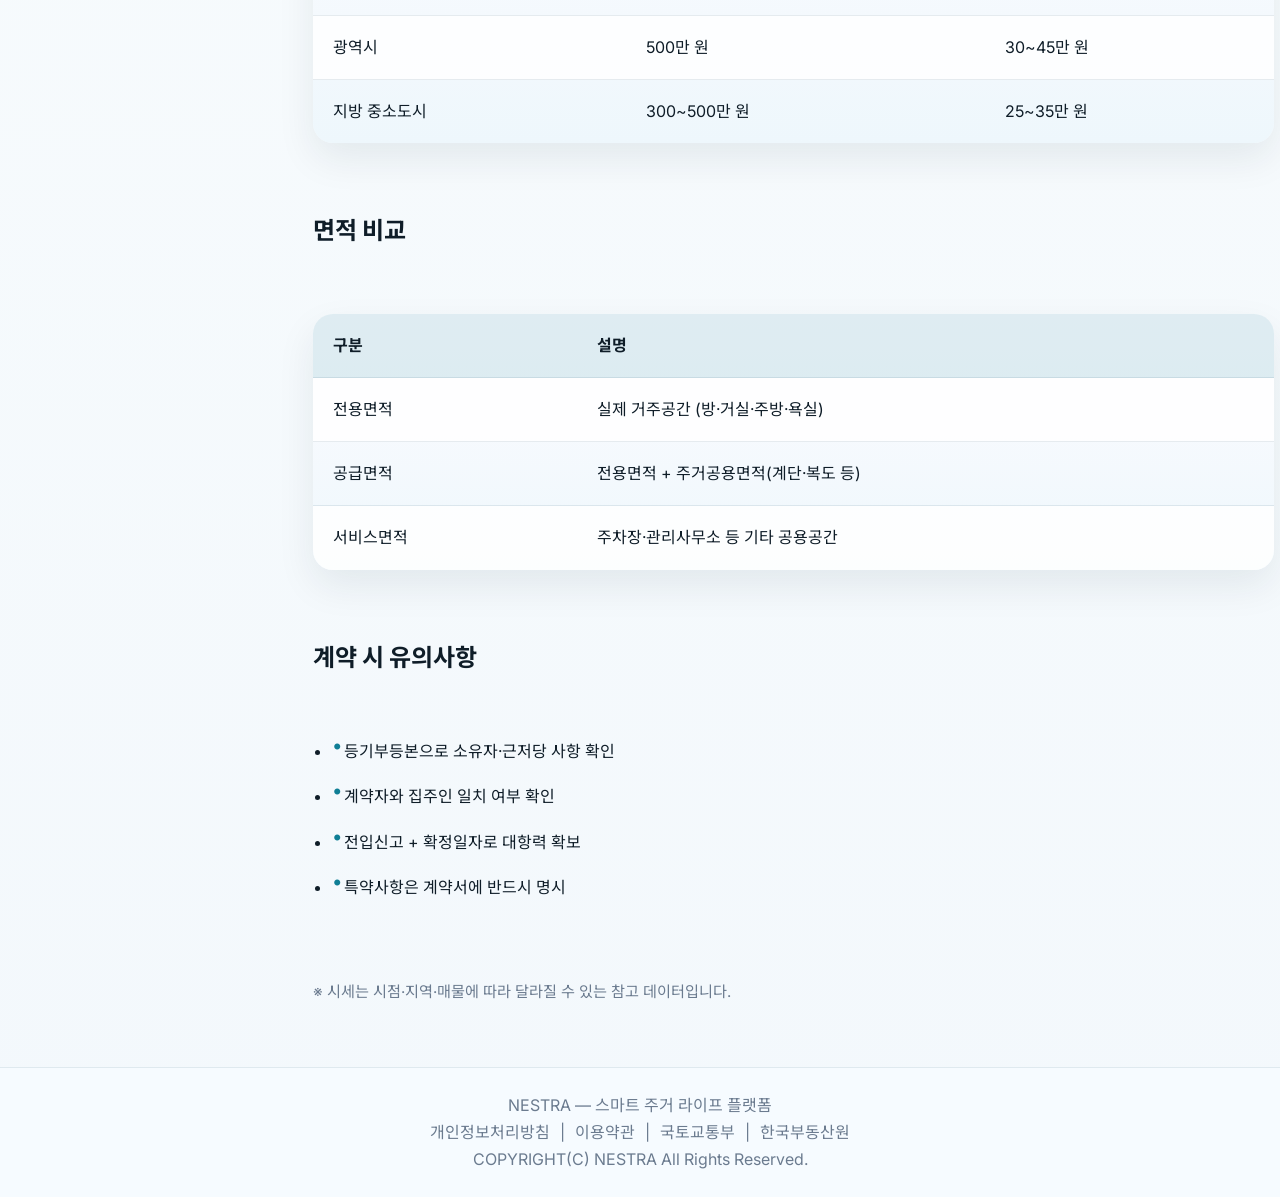
<file: rent.html>
<!DOCTYPE html>
<html lang="ko">
<head>
<meta charset="utf-8">
<meta name="viewport" content="width=device-width, initial-scale=1.0">
<title>Rent & Market - NESTRA — 스마트 주거 라이프 플랫폼</title>
<link rel="stylesheet" type="text/css" href="./common.css">
<link href="https://fonts.googleapis.com/css2?family=Inter:wght@400;600;800&family=Noto+Sans+KR:wght@400;700&display=swap" rel="stylesheet">
</head>
<body>

<header>
    <div class="logo">NESTRA</div>
    <div class="tagline">스마트 주거 라이프 플랫폼</div>
</header>

<nav>
    <ul>
        <li><a href="moving.html">이사 &amp; 체크리스트</a>
            <ul>
                <li><a href="moving.html">이사 준비 체크리스트</a></li>
                <li><a href="moving.html">이사 비용 계산</a></li>
                <li><a href="moving.html">업체 선택 가이드</a></li>
            </ul>
        </li>
        <li><a href="layout.html">배치 &amp; 공간활용</a>
            <ul>
                <li><a href="layout.html">평형별 배치</a></li>
                <li><a href="layout.html">공간 활용 사례</a></li>
            </ul>
        </li>
        <li><a href="rent.html">전월세 &amp; 시세</a>
            <ul>
                <li><a href="rent.html">지역별 시세</a></li>
                <li><a href="rent.html">면적 비교</a></li>
                <li><a href="rent.html">계약 유의사항</a></li>
            </ul>
        </li>
        <li><a href="remodel.html">리모델링 &amp; 디자인</a>
            <ul>
                <li><a href="remodel.html">비용 가이드</a></li>
                <li><a href="remodel.html">인테리어 사례</a></li>
            </ul>
        </li>
        <li><a href="safety.html">안전 &amp; 커뮤니티</a>
            <ul>
                <li><a href="safety.html">안전 점검</a></li>
                <li><a href="safety.html">유지보수 가이드</a></li>
                <li><a href="safety.html">사용자 후기</a></li>
            </ul>
        </li>
    </ul>
</nav>

<div class="container">

    <aside class="c3">
        <div class="side-box">
            <h2>지역 카테고리</h2>
            <ul>
                <li><a href="rent.html">서울</a></li>
                <li><a href="rent.html">경기</a></li>
                <li><a href="rent.html">광역시</a></li>
                <li><a href="rent.html">지방</a></li>
            </ul>
        </div>
    </aside>

    <section id="main" class="c9">
        <div class="hero">
            <img src="./img/card-apartment.png" alt="아파트" loading="lazy">
            <div class="hero-overlay"></div>
            <div class="hero-text">
                <p class="eyebrow">전월세 &amp; 시세</p>
                <h2>전월세 시세와 면적 비교, 안전한 계약까지</h2>
                <p>지역별 데이터를 기반으로 합리적인 주거 결정을 돕는 렌트 가이드입니다.</p>
            </div>
        </div>

        <div class="page-overview">
            <div class="page-summary">
                <div class="summary-card">
                    <h3>시세 확인</h3>
                    <p>서울, 경기, 지방의 원룸·투룸 시세를 비교해보세요.</p>
                </div>
                <div class="summary-card">
                    <h3>면적 이해</h3>
                    <p>전용면적과 공급면적 차이를 정확히 파악하고 계약하세요.</p>
                </div>
            </div>

            <div class="card-grid">
                <div class="card">
                    <img class="card-img" src="./img/card-bedroom.png" alt="원룸 인테리어" loading="lazy">
                    <div class="card-body">
                        <h3>원룸 시세 팁</h3>
                        <p>작은 평수도 효율적으로 쓰는 방법을 시세와 함께 제시합니다.</p>
                    </div>
                </div>
                <div class="card">
                    <img class="card-img" src="./img/card-interior.svg" alt="면적 비교" loading="lazy">
                    <div class="card-body">
                        <h3>면적 비교 가이드</h3>
                        <p>전용면적과 공급면적을 비교해 정확한 주거 판단을 도와드립니다.</p>
                    </div>
                </div>
            </div>

            <h2>지역별 원룸 평균 시세 (참고용)</h2>
            <table>
                <tr><th>지역</th><th>보증금</th><th>월세</th></tr>
                <tr><td>서울</td><td>1,000만 원</td><td>50~65만 원</td></tr>
                <tr><td>경기</td><td>500~1,000만 원</td><td>40~50만 원</td></tr>
                <tr><td>광역시</td><td>500만 원</td><td>30~45만 원</td></tr>
                <tr><td>지방 중소도시</td><td>300~500만 원</td><td>25~35만 원</td></tr>
            </table>

            <h2>면적 비교</h2>
            <table>
                <tr><th>구분</th><th>설명</th></tr>
                <tr><td>전용면적</td><td>실제 거주공간 (방·거실·주방·욕실)</td></tr>
                <tr><td>공급면적</td><td>전용면적 + 주거공용면적(계단·복도 등)</td></tr>
                <tr><td>서비스면적</td><td>주차장·관리사무소 등 기타 공용공간</td></tr>
            </table>

            <h2>계약 시 유의사항</h2>
            <ul class="checklist">
                <li>등기부등본으로 소유자·근저당 사항 확인</li>
                <li>계약자와 집주인 일치 여부 확인</li>
                <li>전입신고 + 확정일자로 대항력 확보</li>
                <li>특약사항은 계약서에 반드시 명시</li>
            </ul>
            <p class="note">※ 시세는 시점·지역·매물에 따라 달라질 수 있는 참고 데이터입니다.</p>
        </div>
    </section>

    <aside class="c1">
        <div class="side-box">
            <h2>계약 체크리스트</h2>
            <ul>
                <li>매물 위치와 편의시설 확인</li>
                <li>관리비 항목과 지급 주기 확인</li>
                <li>이사 시기와 잔금 일정 조율</li>
            </ul>
        </div>
        <div class="side-box">
            <h2>시세 팁</h2>
            <p>비슷한 지역과 면적 매물을 함께 비교하면 더 정확한 가격 감을 잡을 수 있습니다.</p>
        </div>
    </aside>

    <div class="clear"></div>
</div>

<footer>
    NESTRA — 스마트 주거 라이프 플랫폼<br>
    <a href="#">개인정보처리방침</a> | <a href="#">이용약관</a> | <a href="#">국토교통부</a> | <a href="#">한국부동산원</a><br>
    COPYRIGHT(C) NESTRA All Rights Reserved.
</footer>

</body>
</html>
</file>
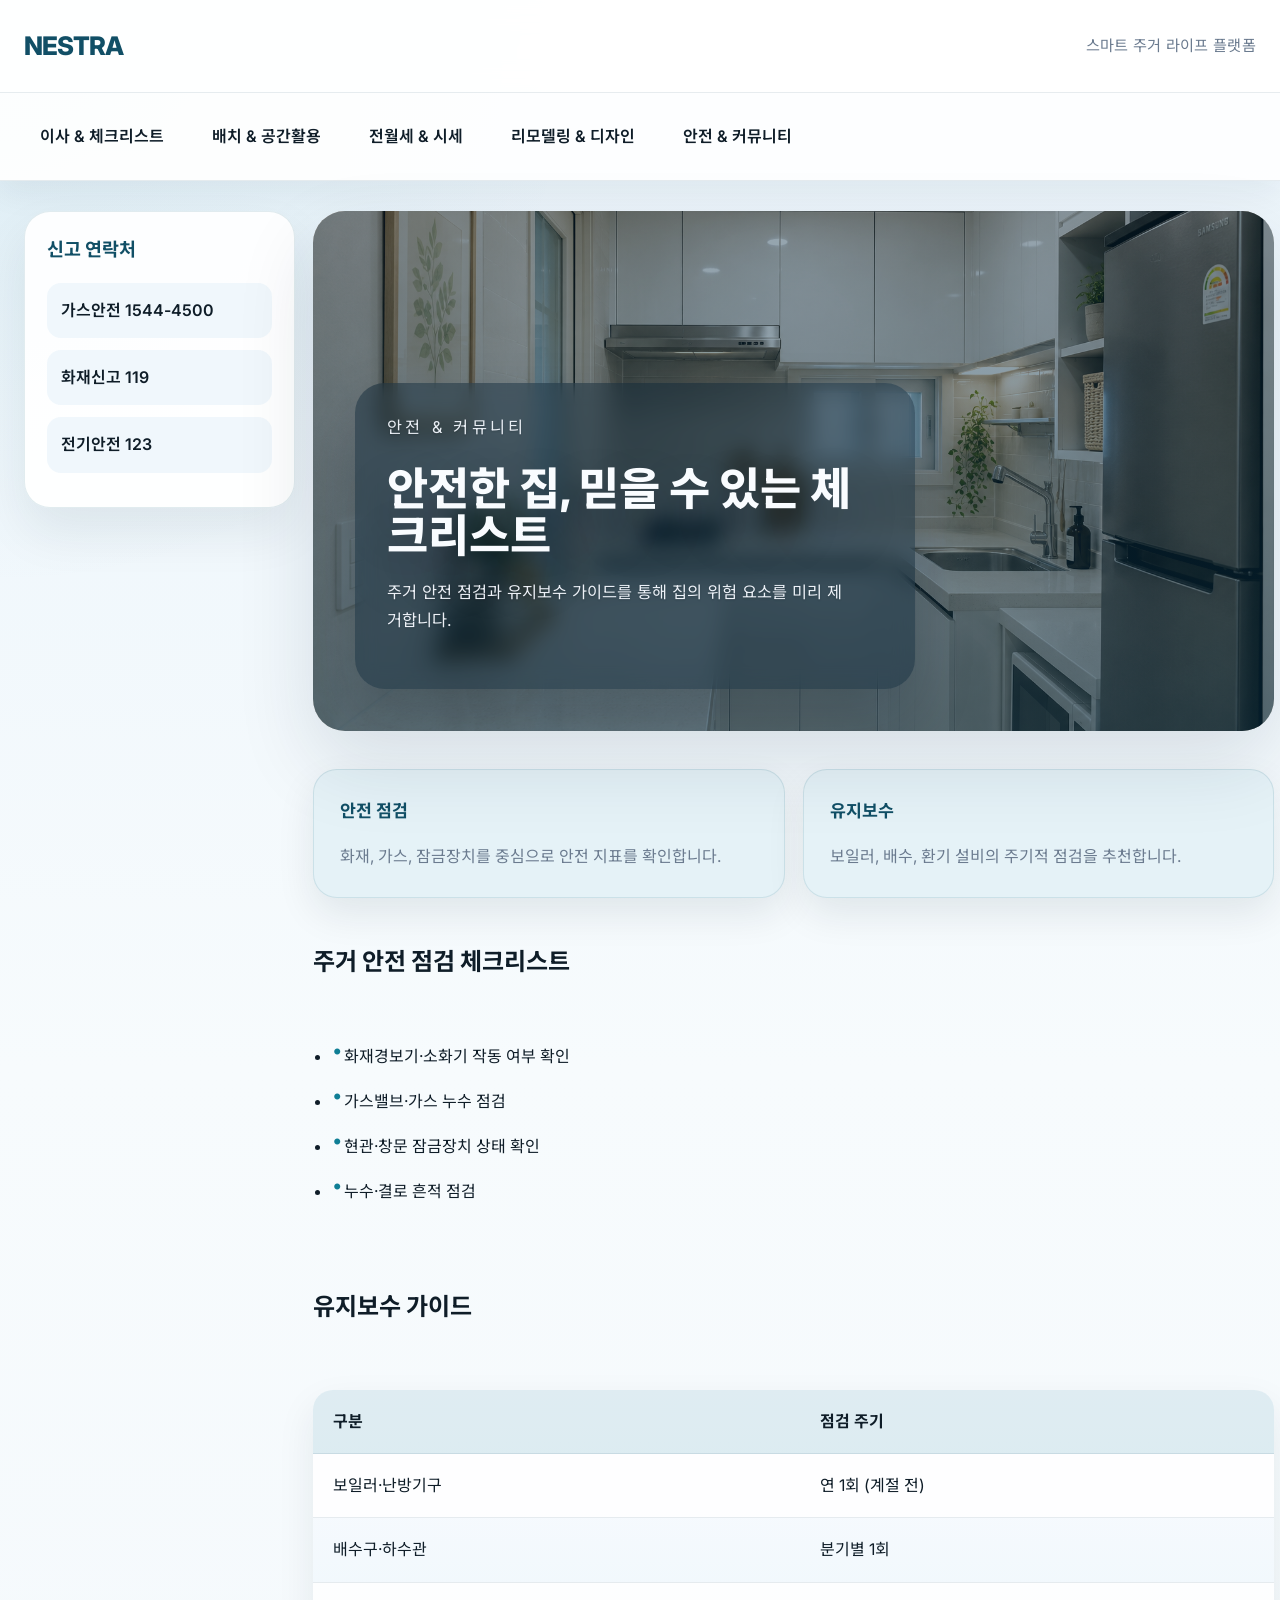
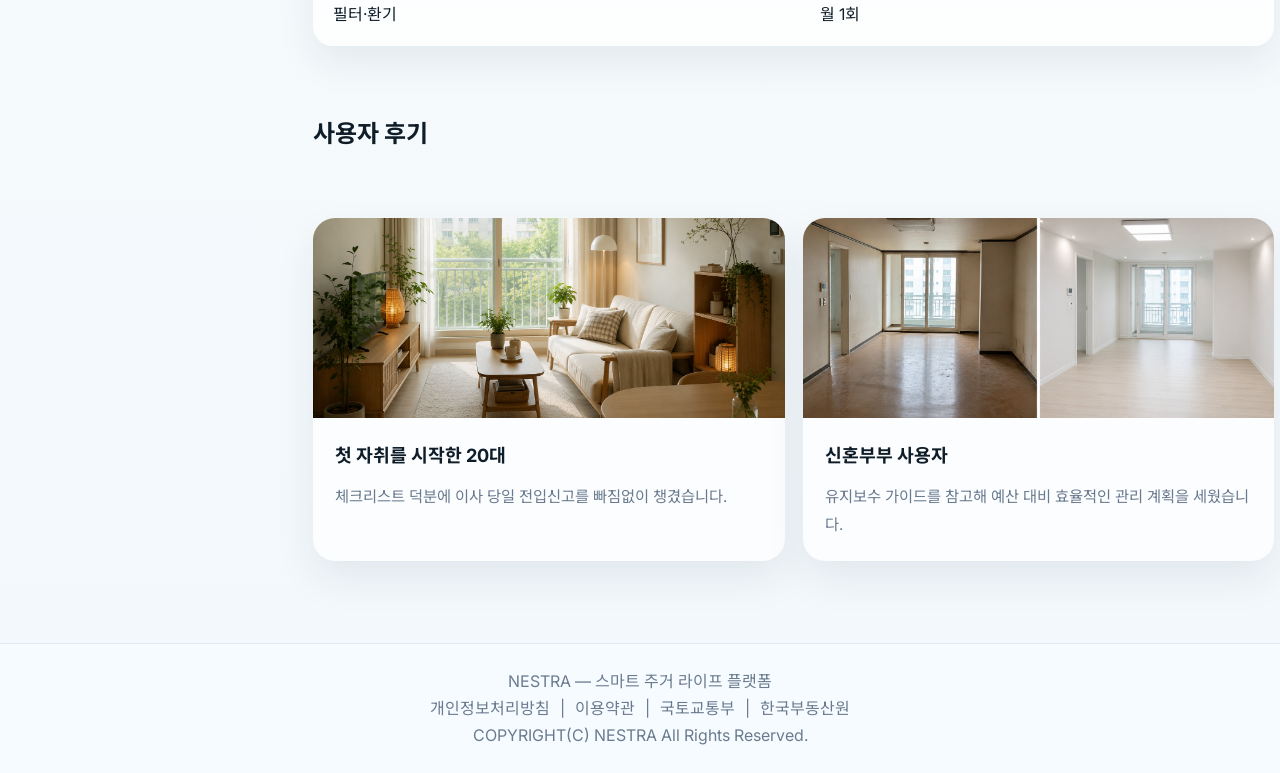
<file: safety.html>
<!DOCTYPE html>
<html lang="ko">
<head>
<meta charset="utf-8">
<meta name="viewport" content="width=device-width, initial-scale=1.0">
<title>Safety & Community - NESTRA — 스마트 주거 라이프 플랫폼</title>
<link rel="stylesheet" type="text/css" href="./common.css">
<link href="https://fonts.googleapis.com/css2?family=Inter:wght@400;600;800&family=Noto+Sans+KR:wght@400;700&display=swap" rel="stylesheet">
</head>
<body>

<header>
    <div class="logo">NESTRA</div>
    <div class="tagline">스마트 주거 라이프 플랫폼</div>
</header>

<nav>
    <ul>
        <li><a href="moving.html">이사 &amp; 체크리스트</a>
            <ul>
                <li><a href="moving.html">이사 준비 체크리스트</a></li>
                <li><a href="moving.html">이사 비용 계산</a></li>
                <li><a href="moving.html">업체 선택 가이드</a></li>
            </ul>
        </li>
        <li><a href="layout.html">배치 &amp; 공간활용</a>
            <ul>
                <li><a href="layout.html">평형별 배치</a></li>
                <li><a href="layout.html">공간 활용 사례</a></li>
            </ul>
        </li>
        <li><a href="rent.html">전월세 &amp; 시세</a>
            <ul>
                <li><a href="rent.html">지역별 시세</a></li>
                <li><a href="rent.html">면적 비교</a></li>
                <li><a href="rent.html">계약 유의사항</a></li>
            </ul>
        </li>
        <li><a href="remodel.html">리모델링 &amp; 디자인</a>
            <ul>
                <li><a href="remodel.html">비용 가이드</a></li>
                <li><a href="remodel.html">인테리어 사례</a></li>
            </ul>
        </li>
        <li><a href="safety.html">안전 &amp; 커뮤니티</a>
            <ul>
                <li><a href="safety.html">안전 점검</a></li>
                <li><a href="safety.html">유지보수 가이드</a></li>
                <li><a href="safety.html">사용자 후기</a></li>
            </ul>
        </li>
    </ul>
</nav>

<div class="container">

    <aside class="c3">
        <div class="side-box">
            <h2>신고 연락처</h2>
            <ul>
                <li><a href="safety.html">가스안전 1544-4500</a></li>
                <li><a href="safety.html">화재신고 119</a></li>
                <li><a href="safety.html">전기안전 123</a></li>
            </ul>
        </div>
    </aside>

    <section id="main" class="c9">
        <div class="hero">
            <img src="./img/card-safety.png" alt="주거 안전" loading="lazy">
            <div class="hero-overlay"></div>
            <div class="hero-text">
                <p class="eyebrow">안전 &amp; 커뮤니티</p>
                <h2>안전한 집, 믿을 수 있는 체크리스트</h2>
                <p>주거 안전 점검과 유지보수 가이드를 통해 집의 위험 요소를 미리 제거합니다.</p>
            </div>
        </div>

        <div class="page-overview">
            <div class="page-summary">
                <div class="summary-card">
                    <h3>안전 점검</h3>
                    <p>화재, 가스, 잠금장치를 중심으로 안전 지표를 확인합니다.</p>
                </div>
                <div class="summary-card">
                    <h3>유지보수</h3>
                    <p>보일러, 배수, 환기 설비의 주기적 점검을 추천합니다.</p>
                </div>
            </div>

            <h2>주거 안전 점검 체크리스트</h2>
            <ul class="checklist">
                <li>화재경보기·소화기 작동 여부 확인</li>
                <li>가스밸브·가스 누수 점검</li>
                <li>현관·창문 잠금장치 상태 확인</li>
                <li>누수·결로 흔적 점검</li>
            </ul>

            <h2>유지보수 가이드</h2>
            <table>
                <tr><th>구분</th><th>점검 주기</th></tr>
                <tr><td>보일러·난방기구</td><td>연 1회 (계절 전)</td></tr>
                <tr><td>배수구·하수관</td><td>분기별 1회</td></tr>
                <tr><td>필터·환기</td><td>월 1회</td></tr>
            </table>

            <h2>사용자 후기</h2>
            <div class="card-grid">
                <div class="card">
                    <img class="card-img" src="./img/card-interior.png" alt="안전한 주거" loading="lazy">
                    <div class="card-body">
                        <h3>첫 자취를 시작한 20대</h3>
                        <p>체크리스트 덕분에 이사 당일 전입신고를 빠짐없이 챙겼습니다.</p>
                    </div>
                </div>
                <div class="card">
                    <img class="card-img" src="./img/card-bedroom.png" alt="세련된 침실" loading="lazy">
                    <div class="card-body">
                        <h3>신혼부부 사용자</h3>
                        <p>유지보수 가이드를 참고해 예산 대비 효율적인 관리 계획을 세웠습니다.</p>
                    </div>
                </div>
            </div>
        </div>
    </section>

    <aside class="c1">
        <div class="side-box">
            <h2>안전 우선순위</h2>
            <ul>
                <li>가스와 전기 시설은 즉시 점검</li>
                <li>소화기와 경보기 유통기한 확인</li>
                <li>누수·결로는 빠르게 보수</li>
            </ul>
        </div>
        <div class="side-box">
            <h2>빠른 메시지</h2>
            <p>안전 점검은 주거 만족도를 높이는 첫걸음입니다. 정기 점검을 생활화하세요.</p>
        </div>
    </aside>

    <div class="clear"></div>
</div>

<footer>
    NESTRA — 스마트 주거 라이프 플랫폼<br>
    <a href="#">개인정보처리방침</a> | <a href="#">이용약관</a> | <a href="#">국토교통부</a> | <a href="#">한국부동산원</a><br>
    COPYRIGHT(C) NESTRA All Rights Reserved.
</footer>

</body>
</html>
</file>
<file: common.css>
:root{--bg:#e7f2f8;--text:#14212a;--text-strong:#0f1d28;--muted:#6b7b8f;--primary:#114f66;--accent:#0f7e95;--accent-soft:#d8eff4;--card:#f7fbff;--surface:#eef7fb;--surface-strong:#e5f2f7;--border:#d5e5ee;--shadow:0 28px 60px rgba(12, 34, 54, 0.12)}
*{box-sizing:border-box}
html{scroll-behavior:smooth}
html,body{min-height:100%;margin:0}
body{font-family:Inter, 'Noto Sans KR', system-ui, -apple-system, 'Segoe UI', Roboto, 'Helvetica Neue', Arial;-webkit-font-smoothing:antialiased;color:var(--text-strong);background:radial-gradient(circle at top left, rgba(15,126,150,0.08), transparent 22%),linear-gradient(180deg, #eaf4fb 0%, #f7fbfd 45%, #f3f8fc 100%);line-height:1.7;font-size:16px}
a{color:var(--accent);text-decoration:none}
header{padding:24px 24px;display:flex;align-items:center;justify-content:space-between;gap:16px;background:rgba(255,255,255,0.96);backdrop-filter:blur(14px);border-bottom:1px solid rgba(20,75,99,0.10);position:sticky;top:0;z-index:60}
.logo{font-weight:800;font-size:1.6rem;color:var(--primary);letter-spacing:-0.04em}
.tagline{font-size:0.95rem;color:var(--muted);letter-spacing:0.02em}
nav{padding:18px 24px;background:rgba(255,255,255,0.92);border-bottom:1px solid rgba(20,75,99,0.10);box-shadow:0 12px 32px rgba(15,33,48,0.06)}
nav ul{display:flex;gap:16px;list-style:none;margin:0;padding:0;flex-wrap:wrap}
nav li{position:relative}
nav a{color:var(--text-strong);font-weight:600;display:inline-flex;align-items:center;padding:12px 16px;border-radius:16px;transition:background 0.2s,color 0.2s}
nav a:hover, nav li:hover > a{background:rgba(15,126,149,0.14);color:var(--primary)}
nav li > ul{position:absolute;top:100%;left:0;min-width:240px;background:#fff;border:1px solid rgba(14,55,68,0.12);border-radius:14px;box-shadow:var(--shadow);display:none;list-style:none;padding:10px 0;margin:10px 0 0;z-index:30}
nav li:hover > ul, nav li:focus-within > ul{display:block}
nav li > ul li{width:100%}
nav li > ul li a{display:block;padding:12px 16px;font-weight:500;color:var(--text);white-space:nowrap}
nav li > ul li a:hover{background:#f2fbff;color:var(--primary)}
.container{max-width:1280px;margin:30px auto;padding:0 24px;display:grid;grid-template-columns:22% 78%;gap:18px;align-items:start}
.c3{grid-column:1;padding:0}
.c6{grid-column:2;padding:0}
.c9{grid-column:2;padding:0}
.c1{display:none}
.clear{display:none}
.hero{position:relative;border-radius:32px;overflow:hidden;background:linear-gradient(180deg, rgba(255,255,255,0.96), rgba(241,249,254,0.93));display:block;margin-bottom:38px;box-shadow:0 32px 80px rgba(12, 34, 54, 0.12)}
.hero img{width:100%;height:auto;display:block;filter:contrast(1.05) saturate(1.05)}
/* Limit hero height to prevent layout overflow and keep cover scaling */
.hero img{max-height:520px;object-fit:cover}
.hero-overlay{position:absolute;inset:0;background:linear-gradient(180deg,rgba(8,44,66,0.42),rgba(9,50,72,0.58));}
.hero-text{position:absolute;bottom:42px;left:42px;right:42px;color:#fff;z-index:2;max-width:560px;padding:30px 32px;background:rgba(5,33,52,0.42);border-radius:30px;box-shadow:0 28px 60px rgba(2,16,28,0.20);backdrop-filter:blur(10px)}
.eyebrow{font-size:0.85rem;letter-spacing:0.2em;text-transform:uppercase;opacity:0.98;margin-bottom:12px;color:rgba(232,245,255,0.96)}
.hero h2{font-size:2.8rem;line-height:1.05;margin:0 0 18px;font-weight:800;text-shadow:0 24px 50px rgba(3,18,33,0.28);color:#f9fcff}
.hero p{font-size:1.02rem;margin:0 0 24px;max-width:460px;color:rgba(245,249,255,0.96);line-height:1.75;text-shadow:0 1px 2px rgba(0,0,0,0.18)}
.hero-button{display:inline-flex;align-items:center;justify-content:center;gap:10px;background:linear-gradient(135deg, var(--accent), #0c6a7d);color:#fff;padding:14px 22px;border-radius:999px;font-weight:700;letter-spacing:-0.02em;box-shadow:0 20px 45px rgba(15,110,106,0.24);transition:transform 0.2s,background 0.2s}
.hero-button:hover{transform:translateY(-1px);background:linear-gradient(135deg, #0c6a7d, #115f78)}
.hero-meta{display:flex;flex-wrap:wrap;gap:10px;margin-top:16px}
.meta-pill{background:rgba(255,255,255,0.14);border:1px solid rgba(255,255,255,0.24);backdrop-filter:blur(10px);border-radius:999px;padding:8px 14px;font-size:0.85rem;color:#f5fbff}
.feature-strip{display:grid;grid-template-columns:repeat(3,minmax(0,1fr));gap:18px;background:rgba(19,122,146,0.08);border:1px solid rgba(15,110,106,0.16);border-radius:28px;padding:28px;margin:22px 0 34px;box-shadow:0 22px 60px rgba(15,33,48,0.08)}
.feature-strip article{padding:24px;background:rgba(255,255,255,0.95);border-radius:24px;box-shadow:0 16px 38px rgba(15,33,48,0.08);transition:transform 0.25s}
.feature-strip article:hover{transform:translateY(-4px)}
.feature-strip span{display:inline-flex;align-items:center;justify-content:center;width:44px;height:44px;border-radius:50%;background:var(--accent);color:#fff;font-weight:700;margin-bottom:16px}
.feature-strip h3{margin:0 0 12px;font-size:1.08rem;color:var(--primary)}
.feature-strip p{margin:0;color:var(--muted);line-height:1.78}
.about-nestra{display:grid;grid-template-columns:1.2fr 0.8fr;gap:24px;margin-bottom:34px}
.intro-card{background:linear-gradient(180deg,#fbfdff,#eef8fc);border-radius:30px;padding:36px;box-shadow:0 24px 62px rgba(12,34,54,0.12);border:1px solid rgba(17,99,122,0.12)}
.intro-card .eyebrow{color:var(--accent);opacity:1;margin-bottom:16px}
.intro-card h2{margin:0 0 18px;font-size:2.1rem;color:var(--text-strong);line-height:1.12}
.intro-card p{margin:0 0 24px;color:var(--muted);line-height:1.82;font-size:1.01rem}
.about-grid{display:grid;grid-template-columns:repeat(3,minmax(0,1fr));gap:18px}
.about-item{background:var(--surface);border-radius:24px;padding:26px;box-shadow:0 18px 40px rgba(15,33,48,0.08);border:1px solid rgba(17,99,122,0.12)}
.about-item h3{margin:0 0 12px;color:var(--primary);font-size:1.08rem}
.about-item p{margin:0;color:var(--muted);line-height:1.78}
.video-highlight{margin:30px 0 34px;display:flex;gap:18px;align-items:center;background:linear-gradient(180deg,#ffffff,#eef7fc);border:1px solid rgba(15,110,106,0.14);border-radius:28px;padding:22px;box-shadow:0 16px 36px rgba(15,33,48,0.08)}
.video-card{display:flex;gap:18px;align-items:center;width:100%}
.video-poster{width:240px;height:auto;border-radius:22px;flex-shrink:0;box-shadow:0 16px 42px rgba(15,33,48,0.1)}
.video-info h3{margin:0 0 12px;font-size:1.25rem;color:var(--text-strong)}
.video-info p{margin:0 0 14px;color:var(--muted);line-height:1.75}
.video-badge{display:inline-block;background:var(--primary);color:#fff;padding:8px 14px;border-radius:999px;font-size:0.78rem;font-weight:700;letter-spacing:0.08em}
.video-info a{display:inline-block;color:var(--accent);font-weight:700;transition:color 0.2s}
.video-info a:hover{color:#0d5a57}
.section-heading{display:flex;align-items:center;justify-content:space-between;gap:12px;margin:0}
.section-heading h2{margin:0;font-size:1.4rem;color:var(--text-strong)}
.icon-row{display:flex;gap:14px;align-items:center;padding:20px 0;border-bottom:1px solid rgba(14,55,68,0.08)}
.icon-row .ico{width:52px;height:52px;flex-shrink:0}
.icon-row .txt h3{margin:0;font-size:1.08rem}
.icon-row .txt p{margin:6px 0 0;color:var(--muted);font-size:0.96rem;line-height:1.75}
.service-grid{display:grid;grid-template-columns:repeat(3,minmax(0,1fr));gap:18px;margin:24px 0 28px}
.service-card{background:linear-gradient(180deg,#fbfdff,#f0f8fb);border-radius:24px;padding:26px;box-shadow:0 20px 46px rgba(15,33,48,0.09);border:1px solid rgba(17,99,122,0.12);transition:transform 0.25s}
.service-card:hover{transform:translateY(-3px)}
.service-icon{display:inline-flex;align-items:center;justify-content:center;width:52px;height:52px;border-radius:18px;background:rgba(19,122,146,0.16);color:var(--primary);font-weight:700;margin-bottom:18px}
.service-card h3{margin:0 0 12px;font-size:1.12rem;color:var(--text-strong)}
.service-card p{margin:0 0 16px;color:var(--muted);line-height:1.82}
.service-card a{color:var(--accent);font-weight:700;text-decoration:none}
.page-overview{margin:26px 0;display:grid;gap:24px}
.page-summary{display:grid;grid-template-columns:repeat(2,minmax(0,1fr));gap:18px}
.summary-card{background:var(--surface-strong);border-radius:24px;padding:26px;box-shadow:0 16px 38px rgba(15,33,48,0.09);border:1px solid rgba(17,99,122,0.12)}
.summary-card h3{margin-top:0;font-size:1.08rem;color:var(--primary)}
.summary-card p{margin:10px 0 0;color:var(--muted);line-height:1.8}
.checklist{margin:0 0 22px;padding-left:1.2em;color:var(--text-strong);line-height:1.95}
.checklist li{margin:14px 0;position:relative;padding-left:12px}
.checklist li:before{content:'•';position:absolute;left:0;top:0;color:var(--accent);font-size:1.2rem;line-height:1}
table{width:100%;border-collapse:collapse;margin:18px 0 24px;background:linear-gradient(180deg,#fdfcff 0%,#eef7fc 100%);box-shadow:0 16px 38px rgba(15,33,48,0.08);border-radius:20px;overflow:hidden}
table th, table td{padding:18px 20px;text-align:left;border-bottom:1px solid rgba(20,75,99,0.10)}
table th{background:rgba(15,126,149,0.12);color:var(--text-strong);font-weight:700}
table tr:nth-child(even){background:rgba(255,255,255,0.86)}
table tr:last-child td{border-bottom:none}
.note{display:block;color:var(--muted);font-size:0.95rem;margin:16px 0 0}
.card-grid{display:grid;grid-template-columns:repeat(2,minmax(0,1fr));gap:18px;margin:20px 0}
.card{background:#fbfdff;border-radius:22px;box-shadow:0 18px 40px rgba(15,33,48,0.08);overflow:hidden;transition:transform 0.25s,box-shadow 0.25s}
.card:hover{transform:translateY(-3px);box-shadow:0 24px 52px rgba(15,33,48,0.12)}
.card-img{width:100%;height:200px;display:block;object-fit:cover}
.card-body{padding:22px}
.card-body h3{margin:0 0 12px;font-size:1.14rem;color:var(--text-strong)}
.card-body p{margin:0;color:var(--muted);font-size:0.96rem;line-height:1.8}
.side-box{background:rgba(255,255,255,0.92);border:1px solid rgba(17,99,122,0.12);padding:22px;border-radius:26px;margin-bottom:18px;box-shadow:0 24px 50px rgba(15,33,48,0.08)}
.side-box h2{margin-top:0;font-size:1.15rem;color:var(--primary)}
.side-box .side-image{width:100%;display:block;border-radius:20px;margin-top:18px;box-shadow:0 16px 32px rgba(15,33,48,0.08)}
.side-box ul{list-style:none;padding:0;margin:18px 0 0}
.side-box li{margin:12px 0}
.side-box a{display:block;padding:14px 14px;background:rgba(239,247,252,0.9);border-radius:14px;color:var(--text-strong);font-weight:600;transition:all 0.2s;white-space:normal;min-width:140px}
.side-box a:hover{background:rgba(19,122,146,0.14);color:var(--accent)}
.trust-strip{background:rgba(255,255,255,0.96);border:1px solid rgba(20,75,99,0.10);border-radius:26px;padding:24px 28px;margin:28px 0 0;box-shadow:0 18px 44px rgba(15,33,48,0.08)}
.trust-strip p{margin:0 0 14px;color:var(--muted);font-size:0.96rem;letter-spacing:0.04em}
.trust-list{display:flex;flex-wrap:wrap;gap:16px;align-items:center}
.trust-list span{display:inline-flex;padding:12px 18px;border-radius:16px;background:var(--surface);color:var(--text-strong);font-size:0.95rem;letter-spacing:0.01em}
footer{padding:24px;text-align:center;color:var(--muted);border-top:1px solid rgba(20,75,99,0.10);margin-top:36px;clear:both;background:rgba(247,251,255,0.95)}
footer a{margin:0 6px;color:var(--muted)}
footer a:hover{color:var(--accent)}
@media(max-width:1020px){.container{grid-template-columns:1fr}.c3,.c6,.c9,.c1{width:100%;padding:0;margin-bottom:18px;float:none}.feature-strip{grid-template-columns:1fr}.about-nestra{grid-template-columns:1fr}.about-grid{grid-template-columns:1fr}.service-grid{grid-template-columns:1fr}.video-highlight{flex-direction:column}.video-poster{width:100%}.hero-text{position:static;padding:28px 24px}.hero{border-radius:28px}.nav-row{display:none}}
@media(max-width:820px){.hero img{max-height:360px}}
@media(max-width:620px){body{font-size:15px}.hero h2{font-size:2rem}.hero p{font-size:0.95rem}.nav ul{flex-direction:column;gap:8px}.nav li > ul{position:static;box-shadow:none;border:none;margin:0}.feature-strip{padding:18px}.feature-strip article{padding:18px}.about-nestra{gap:16px}.intro-card{padding:24px}.service-card{padding:20px}.video-card{gap:12px}.video-info a{display:block}.card-grid{grid-template-columns:1fr}}
</file>
